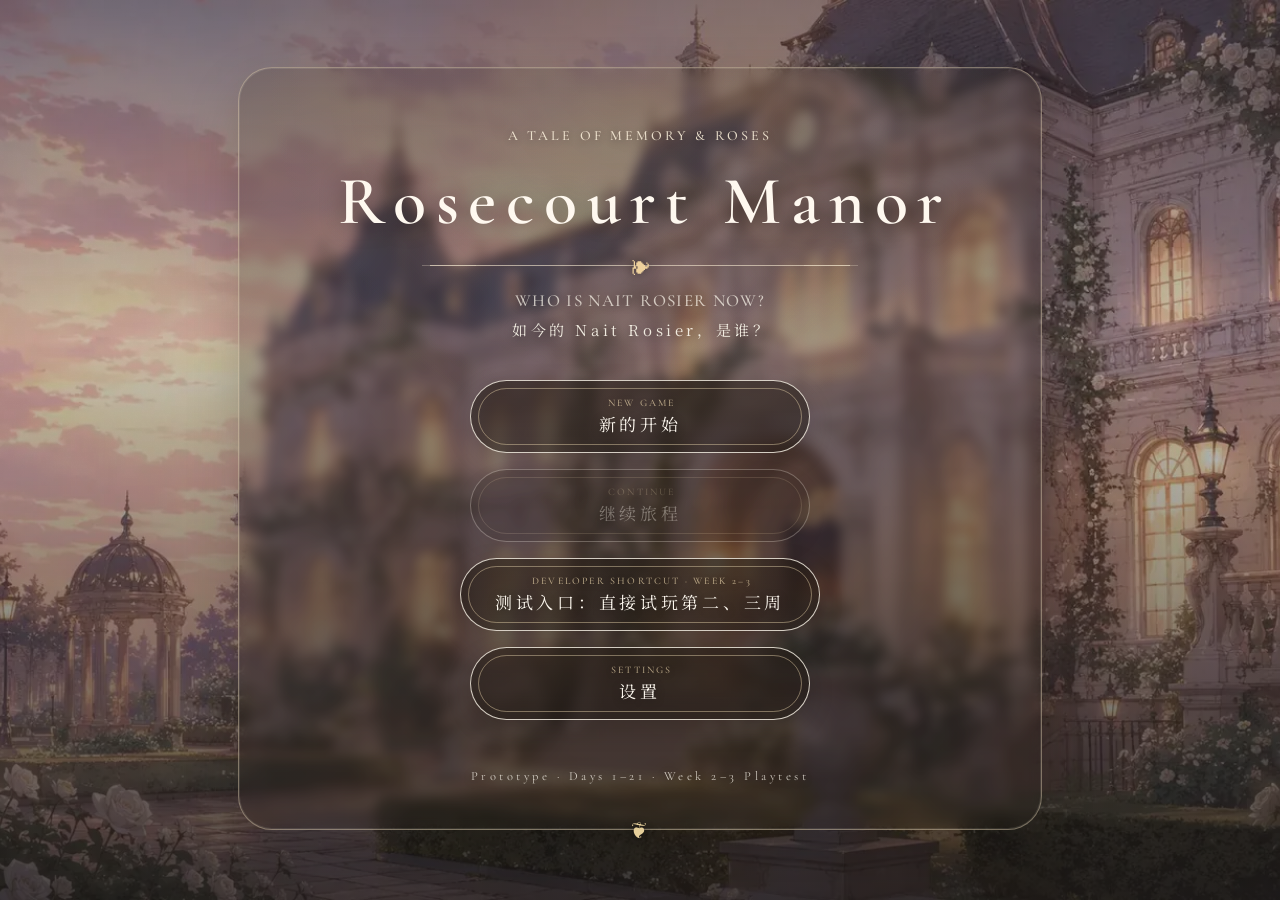
<file: index.html>
<!DOCTYPE html>
<html lang="zh-CN">
<head>
<meta charset="UTF-8">
<meta name="viewport" content="width=device-width, initial-scale=1.0, viewport-fit=cover">
<title>Rosecourt Manor</title>
<link rel="preconnect" href="https://fonts.googleapis.com">
<link rel="preconnect" href="https://fonts.gstatic.com" crossorigin>
<link href="https://fonts.googleapis.com/css2?family=Cormorant+Garamond:ital,wght@0,400;0,500;0,600;1,400&family=Noto+Serif+SC:wght@400;500;600;700&display=swap" rel="stylesheet">
<link rel="preload" as="image" href="assets/bg/title_manor.webp">
<link rel="stylesheet" href="css/style.css?v=0.6.1">
</head>
<body>

<!-- ============ LOADING ============ -->
<div id="screen-loading" role="status" aria-label="加载中">
  <div class="loading-inner">
    <p class="loading-pretitle en-line">Rosecourt Manor</p>
    <p class="loading-flavor" id="loading-flavor">白玫瑰正在开放……</p>
    <div class="loading-track">
      <div class="loading-track-line"></div>
      <div class="loading-fill" id="loading-fill"></div>
      <img id="loading-chibi" class="loading-chibi" src="assets/ui/chibi_nonbinary.webp" alt="" draggable="false">
    </div>
    <p class="loading-pct" id="loading-pct">0%</p>
  </div>
</div>

<!-- grain overlay -->
<svg id="grain-defs" width="0" height="0" aria-hidden="true">
  <filter id="grain"><feTurbulence type="fractalNoise" baseFrequency="0.9" numOctaves="2" stitchTiles="stitch"/><feColorMatrix type="saturate" values="0"/><feComponentTransfer><feFuncA type="linear" slope="0.05"/></feComponentTransfer></filter>
</svg>
<div id="grain-overlay" aria-hidden="true"></div>

<!-- ============ TITLE ============ -->
<section id="screen-title" class="screen visible">
  <div class="title-bg"></div>
  <div class="title-veil"></div>
  <div class="title-content">
    <p class="title-pretitle en-line">A Tale of Memory &amp; Roses</p>
    <h1 class="game-title">
      <span class="cn">Rosecourt Manor</span>
    </h1>
    <div class="title-rule"><i>❧</i></div>
    <p class="title-tagline en-line">Who is Nait Rosier now?</p>
    <p class="title-tagline-cn">如今的 Nait Rosier，是谁？</p>
    <nav class="title-menu">
      <button id="btn-new" class="btn-title"><span class="en-line">New Game</span>新的开始</button>
      <button id="btn-continue" class="btn-title" disabled><span class="en-line">Continue</span>继续旅程</button>
      <button id="btn-prototype" class="btn-title"><span class="en-line">Developer Shortcut · Week 2–3</span>测试入口：直接试玩第二、三周</button>
      <button id="btn-title-settings" class="btn-title small"><span class="en-line">Settings</span>设置</button>
    </nav>
    <p id="save-preview" class="save-preview hidden"></p>
    <p class="title-version">Prototype · Days 1–21 · Week 2–3 Playtest</p>
  </div>
</section>

<!-- ============ IDENTITY SELECT ============ -->
<section id="screen-gender" class="screen">
  <div class="panel-page identity-page">
    <header class="page-head identity-head">
      <p class="en-line">Character</p>
      <h2>你将以怎样的身份醒来</h2>
      <p class="page-sub">性别表达与称呼由你决定，并作为本存档的正式设定。</p>
    </header>

    <div class="identity-carousel" id="identity-carousel" aria-label="身份选择">
      <button class="identity-arrow prev" id="identity-prev" aria-label="上一个身份">‹</button>
      <div class="identity-track" id="gender-cards"></div>
      <button class="identity-arrow next" id="identity-next" aria-label="下一个身份">›</button>
    </div>

    <div class="identity-dots" id="identity-dots" aria-hidden="true"></div>

    <section class="identity-copy" aria-live="polite">
      <p class="en-line" id="identity-pronouns"></p>
      <h3 id="identity-title"></h3>
      <p id="identity-desc"></p>
      <p class="identity-address" id="identity-address"></p>
    </section>

    <button id="identity-confirm" class="identity-confirm-btn">
      <span class="en-line">Confirm</span>确认这个身份
    </button>
  </div>

  <div id="identity-confirm-modal" class="identity-modal hidden" role="dialog" aria-modal="true" aria-labelledby="identity-confirm-title">
    <div class="identity-modal-card">
      <button id="identity-modal-close" class="identity-modal-close" aria-label="关闭">×</button>
      <p class="en-line">Confirm Identity</p>
      <h3 id="identity-confirm-title">确认身份</h3>
      <p id="identity-confirm-text"></p>
      <div class="identity-modal-actions">
        <button id="identity-modal-back" class="identity-modal-secondary">再想想</button>
        <button id="identity-modal-go" class="identity-modal-primary">确定开始</button>
      </div>
    </div>
  </div>
</section>

<!-- ============ GAME / STORY ============ -->
<section id="screen-game" class="screen">
  <div id="bg-layer-a" class="bg-layer"></div>
  <div id="bg-layer-b" class="bg-layer"></div>
  <div class="scene-veil"></div>

  <header id="hud">
    <div class="hud-left">
      <span id="hud-day" class="hud-day"></span>
      <span id="hud-loc" class="hud-loc"></span>
    </div>
    <nav class="hud-nav">
      <button class="hud-btn" id="btn-talk"><span class="en-line">Talk</span>交谈</button>
      <button class="hud-btn" id="btn-map"><span class="en-line">Map</span>地图</button>
      <button class="hud-btn" id="btn-status"><span class="en-line">Status</span>状态</button>
      <button class="hud-btn" id="btn-memory"><span class="en-line">Memory</span>记忆<span id="memory-dot" class="dot hidden"></span></button>
      <button class="hud-btn" id="btn-log"><span class="en-line">Log</span>回顾</button>
      <button class="hud-btn" id="btn-menu"><span class="en-line">Menu</span>菜单</button>
    </nav>
  </header>

  <div id="sprite-stage">
    <img id="sprite-main" class="sprite" alt="" draggable="false">
  </div>

  <div id="dialogue-wrap">
    <div id="nameplate" class="hidden">
      <span id="speaker-en" class="en-line"></span>
      <span id="speaker-cn"></span>
    </div>
    <div id="dialogue-box">
      <p id="text-en" class="en-line"></p>
      <p id="text-cn"></p>
      <div id="choices" class="hidden"></div>
      <div id="feedback-line" class="hidden"></div>
      <div id="continue-hint">▼</div>
    </div>
  </div>
</section>

<!-- ============ DAY TRANSITION ============ -->
<div id="day-card" class="hidden">
  <p class="en-line" id="day-card-en"></p>
  <p id="day-card-cn"></p>
  <p id="day-flavor-en" class="en-line day-flavor"></p>
  <p id="day-flavor-cn" class="day-flavor"></p>
  <div class="title-rule"><i>❧</i></div>
</div>

<!-- ============ SCHEDULE OVERLAY ============ -->
<div id="overlay-schedule" class="overlay hidden">
  <div class="sheet">
    <header class="page-head">
      <p class="en-line" id="sched-time-en"></p>
      <h2 id="sched-title">你想去哪里？</h2>
    </header>
    <div id="sched-options"></div>
  </div>
</div>

<!-- ============ WORLD MAP OVERLAY ============ -->
<div id="overlay-map" class="overlay hidden">
  <div class="sheet">
    <button class="sheet-close floating-close" data-close="overlay-map" aria-label="关闭">✕</button>
    <header class="page-head">
      <p class="en-line">World Map</p>
      <h2>地图</h2>
</header>
    <div id="map-body"></div>
  </div>
</div>

<!-- ============ STATUS OVERLAY ============ -->
<div id="overlay-status" class="overlay hidden">
  <div class="sheet">
    <button class="sheet-close floating-close" data-close="overlay-status" aria-label="关闭">✕</button>
    <header class="page-head">
      <p class="en-line">Status</p>
      <h2>当前状态</h2>
</header>
    <div id="status-body"></div>
  </div>
</div>

<!-- ============ MEMORY OVERLAY ============ -->
<div id="overlay-memory" class="overlay hidden">
  <div class="sheet">
    <button class="sheet-close floating-close" data-close="overlay-memory" aria-label="关闭">✕</button>
    <header class="page-head">
      <p class="en-line">Memory Fragments</p>
      <h2>记忆碎片</h2>
</header>
    <div id="memory-body"></div>
  </div>
</div>

<!-- ============ BACKLOG OVERLAY ============ -->
<div id="overlay-backlog" class="overlay hidden">
  <div class="sheet backlog-sheet">
    <button class="sheet-close floating-close" data-close="overlay-backlog" aria-label="关闭">✕</button>
    <header class="page-head">
      <p class="en-line">Backlog</p>
      <h2>文本回顾</h2>
    </header>
    <div id="backlog-body"></div>
  </div>
</div>

<!-- ============ MENU OVERLAY ============ -->
<div id="overlay-menu" class="overlay hidden">
  <div class="sheet narrow">
    <button class="sheet-close floating-close" data-close="overlay-menu" aria-label="关闭">✕</button>
    <header class="page-head">
      <p class="en-line">Menu</p>
      <h2>菜单</h2>
</header>
    <div class="menu-list">
      <button class="btn-block" id="btn-save"><span class="en-line">Save</span>保存进度</button>
      <button class="btn-block" id="btn-load"><span class="en-line">Load</span>读取进度</button>
      <button class="btn-block" id="btn-codex"><span class="en-line">Codex</span>世界观图鉴</button>
      <button class="btn-block" id="btn-menu-settings"><span class="en-line">Settings</span>设置</button>
      <button class="btn-block" id="btn-to-title"><span class="en-line">Title</span>回到标题</button>
    </div>
    <p id="save-toast" class="save-toast hidden">进度已保存 · Progress saved</p>
  </div>
</div>

<!-- ============ SETTINGS OVERLAY ============ -->
<div id="overlay-settings" class="overlay hidden">
  <div class="sheet narrow">
    <button class="sheet-close floating-close" data-close="overlay-settings" aria-label="关闭">✕</button>
    <header class="page-head">
      <p class="en-line">Settings</p>
      <h2>设置</h2>
</header>
    <div class="settings-list">
      <label class="setting-row">
        <span><span class="en-line">English Subtitles</span>显示英文台词</span>
        <input type="checkbox" id="set-en" checked>
      </label>
      <label class="setting-row">
        <span><span class="en-line">Reduced Motion</span>减少动态效果</span>
        <input type="checkbox" id="set-motion">
      </label>

      <div class="ai-section">
        <h3><span class="en-line">AI Dialogue</span>AI 对话层</h3>
        <p class="ai-note">可选增强。不开启 AI 时游戏仍可完整游玩。<br><span class="en-line" style="text-transform:none;letter-spacing:.03em">Optional enhancement. The authored game remains fully playable without AI.</span></p>
        <label class="setting-row">
          <span><span class="en-line">Enable AI</span>启用 AI 对话</span>
          <input type="checkbox" id="ai-enabled">
        </label>
        <p id="ai-state" class="ai-state-line"></p>
        <details class="ai-advanced">
          <summary><span><span class="en-line">Advanced AI Settings</span>高级 AI 设置</span><span class="ai-advanced-mark" aria-hidden="true">⌄</span></summary>
          <div class="ai-advanced-body">
            <label class="ai-field"><span class="en-line">Endpoint</span>
              <input type="text" id="ai-endpoint" placeholder="https://api.moonshot.cn/v1" autocomplete="off"></label>
            <label class="ai-field"><span class="en-line">API Key</span>
              <input type="password" id="ai-key" placeholder="sk-…" autocomplete="off"></label>
            <p class="ai-note ai-privacy-note">默认只在当前浏览器会话中保存 Key；只有主动开启下方选项才会持久保存。调试日志永不包含原始 Key。<br><span class="en-line" style="text-transform:none">The key is session-only by default. Persistent storage is opt-in. Debug exports never include the raw key.</span></p>
            <label class="setting-row">
              <span><span class="en-line">Remember API Key</span>在此浏览器持续保存 API Key</span>
              <input type="checkbox" id="ai-remember-key">
            </label>
            <label class="ai-field"><span class="en-line">Model</span>
              <input type="text" id="ai-model" placeholder="kimi-k3" autocomplete="off"></label>
            <p class="ai-note" style="margin-top:-6px">Kimi 官方当前示例模型：<strong>kimi-k3</strong>。旧版 <code>kimi-k2-0905-preview</code> 会自动迁移。<br><span class="en-line" style="text-transform:none">Current Kimi API example model: kimi-k3.</span></p>
            <label class="setting-row">
              <span><span class="en-line">Free Chat</span>自由交谈（菜单「交谈」）</span>
              <input type="checkbox" id="ai-freechat" checked>
            </label>
            <label class="setting-row">
              <span><span class="en-line">Choice Reactions</span>选项后角色反应</span>
              <input type="checkbox" id="ai-react" checked>
            </label>
            <label class="setting-row">
              <span><span class="en-line">Ambient Flavor</span>每日氛围随笔</span>
              <input type="checkbox" id="ai-flavor" checked>
            </label>
            <div class="ai-test-row">
              <button class="btn-block" id="ai-test"><span class="en-line">Test Connection</span>测试连接</button>
              <span id="ai-test-status"></span>
            </div>
            <label class="setting-row">
              <span><span class="en-line">Include prompt snippets in debug log</span>调试日志包含少量对话片段</span>
              <input type="checkbox" id="ai-debug-text">
            </label>
            <p class="ai-note" style="margin-top:-8px">默认关闭；关闭时导出的调试日志会把输入片段记为 [redacted]。<br><span class="en-line" style="text-transform:none">Off by default. Exported input snippets are redacted unless you opt in.</span></p>
            <div class="ai-test-row">
              <button class="btn-block" id="ai-preview-debug"><span class="en-line">Preview Debug Log</span>预览调试日志</button>
              <button class="btn-block" id="ai-export"><span class="en-line">Export Debug Log</span>导出调试日志</button>
              <button class="btn-block" id="ai-forget-key"><span class="en-line">Forget API Key</span>清除 API Key</button>
            </div>
            <pre id="ai-debug-preview" class="ai-debug-preview hidden"></pre>
          </div>
        </details>
      </div>
    </div>
  </div>
</div>

<!-- ============ TALK OVERLAY (AI free chat) ============ -->
<div id="overlay-talk" class="overlay hidden">
  <div class="sheet talk-sheet">
    <button class="sheet-close floating-close" data-close="overlay-talk" aria-label="关闭">✕</button>
    <header class="page-head">
      <p class="en-line">Conversation</p>
      <h2>找人聊聊</h2>
</header>
    <div id="talk-picker"></div>
    <div id="talk-panel" class="hidden">
      <div class="talk-head">
        <img id="talk-avatar" alt="" draggable="false">
        <div class="talk-who">
          <div id="talk-name"><span class="en-line"></span><span class="cn"></span></div>
          <div class="talk-note">即兴对话 · 不影响剧情与数值 · <span class="en-line" style="text-transform:none;letter-spacing:.03em">non-canonical flavor</span></div>
        </div>
        <button id="talk-back" class="talk-back"><span class="en-line">Back</span>换人</button>
      </div>
      <div id="talk-log"></div>
      <div class="talk-input-row">
        <input id="talk-input" placeholder="说点什么……（中文或 English）" autocomplete="off" maxlength="200">
        <button id="talk-send"><span class="en-line">Send</span>送出</button>
      </div>
    </div>
  </div>
</div>

<!-- ============ SAVE SLOTS OVERLAY ============ -->
<div id="overlay-saves" class="overlay hidden">
  <div class="sheet narrow">
    <button class="sheet-close floating-close" data-close="overlay-saves" aria-label="关闭">✕</button>
    <header class="page-head">
      <p class="en-line" id="saves-title-en">Save</p>
      <h2 id="saves-title">保存进度</h2>
</header>
    <div id="saves-body"></div>
  </div>
</div>

<!-- ============ CODEX (LORE) OVERLAY ============ -->
<div id="overlay-codex" class="overlay hidden">
  <div class="sheet">
    <button class="sheet-close floating-close" data-close="overlay-codex" aria-label="关闭">✕</button>
    <header class="page-head">
      <p class="en-line">Codex</p>
      <h2>世界观图鉴</h2>
</header>
    <div id="codex-body"></div>
  </div>
</div>

<!-- ============ WEEK 1 SUMMARY ============ -->
<div id="overlay-week-summary" class="overlay week-summary-overlay hidden">
  <div class="week-summary-sheet">
    <header class="week-summary-head">
      <p class="en-line">DEMO COMPLETE · DAY 7</p>
      <h2>七日之后</h2>
      <p class="week-summary-subtitle">Rosecourt 的第一周</p>
      <div class="title-rule"><i>❧</i></div>
    </header>
    <div id="week-summary-body"></div>
    <div class="week-summary-footer">
      <p>你仍然不需要现在就决定过去的自己究竟是谁。</p>
      <p class="en-line">You still do not have to decide who you were.</p>
      <button id="week-summary-continue" class="btn-title week-summary-continue"><span class="cn-line">开始第二周</span><span class="en-line">Begin Week Two</span></button>
    </div>
  </div>
</div>

<!-- ============ ENDING ============ -->
<section id="screen-ending" class="screen">
  <div class="ending-bg"></div>
  <div class="title-veil"></div>
  <div class="ending-content" id="ending-body"></div>
</section>

<div id="toast" class="hidden"></div>

<script src="js/data.js?v=0.6.1"></script>
<script src="js/ai.js"></script>
<script src="js/game.js?v=0.6.1"></script>
</body>
</html>
</file>
<file: css/style.css>
/* ============================================================
   Rosecourt Manor · 玫瑰庭庄园
   Palette: warm ivory #f5efe3 · parchment #efe6d4 · ink #2e2820
            muted rose #a96874 · aged gold #b08d57 · deep green #2f3d29
   Type: Cormorant Garamond (EN display) + Noto Serif SC (CN)
   ============================================================ */

:root{
  --ivory:#f5efe3;
  --parchment:#efe6d4;
  --paper-deep:#e7dcc6;
  --ink:#2e2820;
  --ink-soft:#5a5044;
  --rose:#a96874;
  --rose-deep:#8a4f5c;
  --gold:#b08d57;
  --green:#2f3d29;
  --mucha-line:#c7ab72;
  --mucha-rose:#c3929d;
  --mucha-sage:#95a086;
  --mucha-paper:#f8f2e7;
  --en-display:'Cormorant Garamond', 'Noto Serif SC', serif;
  --cn-serif:'Noto Serif SC', 'Cormorant Garamond', serif;
  --ease:cubic-bezier(0.22,1,0.36,1);
}

*{margin:0;padding:0;box-sizing:border-box;-webkit-tap-highlight-color:transparent}
html,body{height:100%}
body{
  font-family:var(--cn-serif);
  background:var(--ink);
  color:var(--ink);
  overflow:hidden;
}
button{font-family:inherit;cursor:pointer;border:none;background:none;color:inherit}

.en-line{
  display:block;
  font-family:var(--en-display);
  font-weight:500;
  font-size:0.72em;
  letter-spacing:0.18em;
  text-transform:uppercase;
  opacity:0.72;
  margin-bottom:0.35em;
}
body.hide-en .en-line{display:none}

/* grain */
#grain-overlay{
  position:fixed;inset:0;z-index:60;pointer-events:none;
  filter:url(#grain);opacity:.55;mix-blend-mode:multiply;
}

/* ============ screens ============ */
.screen{position:fixed;inset:0;display:none;flex-direction:column}
.screen.visible{display:flex}

/* ============ TITLE ============ */
#screen-title{align-items:center;justify-content:center;text-align:center}
.title-bg,.ending-bg{
  position:absolute;inset:0;
  background:url('../assets/bg/title_manor.webp') center/cover no-repeat;
  animation:slowDrift 40s ease-in-out infinite alternate;
}
@keyframes slowDrift{from{transform:scale(1) translateY(0)}to{transform:scale(1.06) translateY(-1.5%)}}
.title-veil{
  position:absolute;inset:0;
  background:linear-gradient(180deg,rgba(23,19,15,.50) 0%,rgba(23,19,15,.22) 38%,rgba(23,19,15,.74) 100%);
}
.title-content{position:relative;z-index:2;color:var(--ivory);padding:0 24px;max-width:760px;width:100%;text-shadow:0 2px 14px rgba(0,0,0,.35)}
.title-pretitle{color:#f2e7d3;font-size:15px;text-shadow:0 2px 10px rgba(0,0,0,.45)}
.game-title{display:flex;flex-direction:column;gap:6px;margin:18px 0 4px}
.game-title .en{
  font-family:var(--en-display);font-weight:500;
  font-size:clamp(30px,5.2vw,58px);letter-spacing:0.22em;text-indent:0.22em;
  text-shadow:0 3px 18px rgba(0,0,0,.48);
}
.game-title .cn{
  font-family:var(--en-display);font-weight:600;
  font-size:clamp(34px,6vw,64px);letter-spacing:0.14em;text-indent:0.14em;
  text-shadow:0 2px 24px rgba(0,0,0,.45);
}
.title-rule{margin:20px auto;width:min(320px,60%);border-top:1px solid rgba(233,220,194,.5);position:relative}
.title-rule i{
  position:absolute;left:50%;top:50%;transform:translate(-50%,-50%);
  font-style:normal;background:transparent;color:var(--gold);font-size:18px;padding:0 14px;
  text-shadow:0 0 12px rgba(0,0,0,.6);
}
.title-tagline{color:#faf5ea;font-size:16px;margin-top:22px;text-shadow:0 2px 10px rgba(0,0,0,.45)}
.title-tagline-cn{color:rgba(250,245,234,.94);font-size:15px;letter-spacing:0.3em;text-indent:0.3em;margin-top:4px;text-shadow:0 2px 10px rgba(0,0,0,.45)}
.title-menu{margin-top:44px;display:flex;flex-direction:column;align-items:center;gap:14px}
.btn-title{
  min-width:min(300px,78vw);padding:14px 30px;
  color:#fffaf1;font-size:17px;letter-spacing:0.22em;text-indent:0.22em;
  border:1px solid rgba(245,239,227,.72);
  background:rgba(24,19,15,.52);backdrop-filter:blur(4px);
  box-shadow:0 8px 26px rgba(0,0,0,.16);
  text-shadow:0 2px 10px rgba(0,0,0,.45);
  transition:all .45s var(--ease);
}
.btn-title .en-line{font-size:11px;margin-bottom:2px}
.btn-title:hover:not(:disabled){background:rgba(176,141,87,.28);border-color:var(--gold);letter-spacing:0.3em}
.btn-title:disabled{opacity:.32;cursor:default}
.btn-title.small{min-width:0;padding:9px 26px;font-size:13px;opacity:.85}
.save-preview{margin-top:18px;font-size:13px;color:#eee1c5;letter-spacing:.08em;text-shadow:0 2px 10px rgba(0,0,0,.45)}
.title-version{position:absolute;left:0;right:0;bottom:-14vh;top:auto;margin-top:60px;font-family:var(--en-display);font-size:12px;letter-spacing:.2em;color:rgba(250,245,234,.78);text-shadow:0 2px 8px rgba(0,0,0,.42)}
.title-content{position:relative}
.title-version{position:static;margin-top:52px}
.hidden{display:none !important}

/* ============ PANEL PAGE (gender select) ============ */
.panel-page{
  flex:1;overflow-y:auto;background:var(--ivory);
  background-image:radial-gradient(ellipse at 20% 0%,rgba(169,104,116,.08),transparent 55%);
  padding:48px 24px 80px;display:flex;flex-direction:column;align-items:center;
}
.page-head{text-align:center;max-width:640px;margin:0 auto 30px;position:relative;width:100%}
.page-head h2{font-size:clamp(22px,3.4vw,30px);font-weight:600;letter-spacing:0.14em;color:var(--ink)}
.page-head .en-line{color:var(--rose)}
.page-sub{margin-top:12px;color:var(--ink-soft);font-size:14.5px;line-height:1.9}
.gender-cards{display:flex;gap:18px;flex-wrap:wrap;justify-content:center;max-width:860px}
.gender-card{
  width:230px;padding:26px 22px 24px;text-align:center;
  background:var(--parchment);border:1px solid #d8cbb0;
  box-shadow:0 1px 0 #fff inset, 0 10px 30px -18px rgba(46,40,32,.35);
  transition:all .4s var(--ease);
}
.gender-card:hover{transform:translateY(-4px);border-color:var(--gold)}
.gender-card h3{font-size:20px;letter-spacing:.2em;margin-bottom:6px}
.gender-card .en-line{color:var(--rose)}
.gender-card p{font-size:13px;color:var(--ink-soft);line-height:1.8;margin-top:8px}
.gender-card .addr{display:inline-block;margin-top:12px;font-size:13px;color:var(--rose-deep);border-top:1px solid #d8cbb0;padding-top:10px}
.portrait-row{margin-top:34px;text-align:center}
.portrait-preview{height:min(300px,38vh);filter:drop-shadow(0 18px 24px rgba(46,40,32,.25))}

/* ============ GAME SCREEN ============ */
#screen-game{background:#171310}
.bg-layer{
  position:absolute;inset:0;background-size:cover;background-position:center;
  opacity:0;transition:opacity 1.1s var(--ease);
}
.bg-layer.on{opacity:1}
.scene-veil{
  position:absolute;inset:0;pointer-events:none;
  background:linear-gradient(180deg,rgba(23,19,15,.30) 0%,transparent 26%,transparent 55%,rgba(23,19,15,.55) 100%);
}

#hud{
  position:absolute;top:0;left:0;right:0;z-index:10;
  display:flex;justify-content:space-between;align-items:center;
  padding:14px 18px;color:var(--ivory);
}
.hud-left{display:flex;flex-direction:column;line-height:1.5}
.hud-day{font-family:var(--en-display);letter-spacing:.16em;font-size:14px;text-transform:uppercase}
.hud-loc{font-size:12.5px;letter-spacing:.14em;opacity:.85}
.hud-nav{display:flex;gap:8px}
.hud-btn{
  position:relative;padding:8px 14px;color:var(--ivory);font-size:13px;letter-spacing:.12em;
  border:1px solid rgba(245,239,227,.35);background:rgba(23,19,15,.35);backdrop-filter:blur(3px);
  transition:all .3s var(--ease);
}
.hud-btn .en-line{font-size:9.5px;margin-bottom:1px}
.hud-btn:hover{border-color:var(--gold);background:rgba(176,141,87,.25)}
.dot{position:absolute;top:4px;right:4px;width:7px;height:7px;border-radius:50%;background:var(--rose)}

/* sprite */
#sprite-stage{
  position:absolute;left:0;right:0;bottom:0;top:0;z-index:5;
  display:flex;align-items:flex-end;justify-content:center;pointer-events:none;overflow:hidden;
}
.sprite{
  --spr-scale:1;--spr-x:0px;--spr-y:0px;
  height:min(72vh,760px);max-width:none;object-fit:contain;
  margin-bottom:-2.5vh; /* half-body framing: prioritize faces and upper-body gestures */
  transform-origin:center bottom;
  filter:drop-shadow(0 12px 28px rgba(0,0,0,.45));
  opacity:0;transform:translate(var(--spr-x),calc(14px + var(--spr-y))) scale(var(--spr-scale));
  transition:opacity .7s var(--ease),transform .7s var(--ease);
}
.sprite.on{opacity:1;transform:translate(var(--spr-x),var(--spr-y)) scale(var(--spr-scale))}
body.reduce-motion .sprite{transition:opacity .3s linear;transform:translate(var(--spr-x),var(--spr-y)) scale(var(--spr-scale))}
body.reduce-motion .title-bg{animation:none}

/* dialogue */
#dialogue-wrap{
  position:absolute;left:0;right:0;bottom:0;z-index:8;
  display:flex;flex-direction:column;align-items:center;
  padding:0 16px calc(18px + env(safe-area-inset-bottom));
}
#nameplate{
  align-self:flex-start;margin-left:max(4px,calc(50% - 430px));
  padding:7px 22px 6px;background:var(--green);color:var(--ivory);
  border:1px solid rgba(176,141,87,.6);border-bottom:none;
  font-size:15px;letter-spacing:.14em;line-height:1.35;
}
#nameplate .en-line{font-size:9.5px;color:#cfc4a5;margin-bottom:0}
#dialogue-box{
  position:relative;width:min(880px,100%);
  min-height:118px;padding:20px 30px 24px;
  background:linear-gradient(180deg,rgba(245,239,227,.97),rgba(239,230,212,.97));
  border:1px solid #c9b98f;
  box-shadow:0 -18px 50px -20px rgba(0,0,0,.55), 0 0 0 4px rgba(245,239,227,.14);
  cursor:pointer;
}
#text-en{color:var(--rose-deep);font-size:14px;margin-bottom:8px;min-height:1em}
#text-cn{font-size:clamp(15.5px,1.6vw,18px);line-height:1.95;letter-spacing:.02em;color:var(--ink)}
#text-cn.narration{color:#4a4034}
#continue-hint{
  position:absolute;right:18px;bottom:10px;color:var(--gold);font-size:13px;
  animation:bob 1.6s ease-in-out infinite;
}
@keyframes bob{0%,100%{transform:translateY(0);opacity:.55}50%{transform:translateY(4px);opacity:1}}
body.reduce-motion #continue-hint{animation:none}

/* choices */
#choices{
  width:min(880px,100%);margin-bottom:14px;display:flex;flex-direction:column;gap:10px;
}
.choice-btn{
  padding:14px 24px;text-align:center;
  background:linear-gradient(180deg,rgba(245,239,227,.97),rgba(239,230,212,.97));
  border:1px solid #c9b98f;color:var(--ink);
  font-size:15.5px;letter-spacing:.06em;line-height:1.6;
  transition:all .35s var(--ease);
  box-shadow:0 8px 24px -14px rgba(0,0,0,.6);
}
.choice-btn .en-line{color:var(--rose-deep);font-size:11.5px;margin-bottom:2px}
.choice-btn:hover{border-color:var(--gold);background:#fbf6ea;transform:translateY(-2px)}
#feedback-line{
  margin-bottom:12px;padding:8px 20px;
  color:#e9dcc2;font-size:13.5px;letter-spacing:.06em;font-style:normal;
  background:rgba(23,19,15,.55);border:1px solid rgba(176,141,87,.4);
  text-align:center;line-height:1.7;
}
#feedback-line .en-line{font-size:10px;color:#c9b98f;margin-bottom:1px}

/* ============ DAY CARD ============ */
#day-card{
  position:fixed;inset:0;z-index:50;display:flex;flex-direction:column;
  align-items:center;justify-content:center;text-align:center;
  background:#171310;color:var(--ivory);
  opacity:0;transition:opacity .9s var(--ease);pointer-events:none;
}
#day-card.on{opacity:1}
#day-card-en{font-family:var(--en-display);letter-spacing:.34em;text-indent:.34em;font-size:15px;color:var(--gold);text-transform:uppercase}
#day-card-cn{font-size:clamp(30px,5vw,44px);letter-spacing:.4em;text-indent:.4em;margin-top:14px;font-weight:600}
#day-card .title-rule{border-color:rgba(176,141,87,.5)}

/* ============ OVERLAYS / SHEETS ============ */
.overlay{
  position:fixed;inset:0;z-index:40;display:flex;align-items:flex-end;justify-content:center;
  background:rgba(23,19,15,.55);backdrop-filter:blur(2px);
}
@media(min-width:720px){.overlay{align-items:center}}
body.overlay-open{overflow:hidden;touch-action:none;}
@supports (overflow: clip){body.overlay-open{overflow:clip;}}
.sheet{
  position:relative;width:min(720px,100%);max-height:88vh;overflow-y:auto;scroll-padding-top:88px;
  background:var(--ivory);border:1px solid #c9b98f;
  padding:34px 30px 44px;
  animation:sheetIn .5s var(--ease);
}
.sheet.narrow{width:min(460px,100%)}
@keyframes sheetIn{from{transform:translateY(26px);opacity:0}to{transform:none;opacity:1}}
body.reduce-motion .sheet{animation:none}
.sheet-close{
  position:absolute;top:14px;right:14px;width:38px;height:38px;
  font-size:15px;color:var(--ink-soft);border:1px solid #d8cbb0;background:var(--parchment);
}
.sheet-close:hover{color:var(--rose-deep);border-color:var(--gold)}

/* schedule */
#sched-options{display:flex;flex-direction:column;gap:12px}
.sched-btn{
  display:flex;gap:16px;align-items:center;text-align:left;
  padding:16px 20px;background:var(--parchment);border:1px solid #d8cbb0;
  transition:all .35s var(--ease);
}
.sched-btn:hover{border-color:var(--gold);background:#f7f1e2;transform:translateX(4px)}
.sched-btn .loc-name{font-size:17px;letter-spacing:.1em}
.sched-btn .loc-name .en-line{color:var(--rose);font-size:10.5px;margin-bottom:1px}
.sched-btn .loc-hint{font-size:13px;color:var(--ink-soft);line-height:1.7;margin-top:5px}

/* status */
.stat-section{margin-bottom:26px}
.stat-section h3{
  font-size:13px;letter-spacing:.24em;color:var(--rose-deep);
  border-bottom:1px solid #d8cbb0;padding-bottom:8px;margin-bottom:14px;font-weight:600;
}
.stat-row{display:flex;justify-content:space-between;gap:14px;padding:7px 0;font-size:14.5px;line-height:1.7}
.stat-row .k{color:var(--ink-soft)}
.stat-row .v{text-align:right}
.rel-card{padding:12px 0;border-bottom:1px dashed #ddd0b4}
.rel-card:last-child{border-bottom:none}
.rel-card .rel-name{font-size:15.5px;letter-spacing:.06em}
.rel-card .rel-name .en-line{color:var(--rose);font-size:10px;margin-bottom:1px}
.rel-card .rel-stage{font-size:13.5px;color:var(--rose-deep);margin-top:4px;letter-spacing:.05em}
.rel-card .rel-theme{font-size:12px;color:var(--ink-soft);margin-top:2px}

/* memory */
.frag-card{
  padding:18px 20px;margin-bottom:16px;background:var(--parchment);
  border:1px solid #d8cbb0;border-left:3px solid var(--rose);
}
.frag-card h4{font-size:16px;letter-spacing:.08em}
.frag-card h4 .en-line{color:var(--rose);font-size:10px;margin-bottom:1px}
.frag-card .frag-src{font-size:12px;color:var(--ink-soft);margin:4px 0 10px;letter-spacing:.06em}
.frag-card p{font-size:13.5px;line-height:1.85;color:#443b30}
.frag-card .interp{margin-top:12px;padding-top:10px;border-top:1px dashed #d8cbb0}
.frag-card .interp span{font-size:12px;color:var(--ink-soft);letter-spacing:.1em;display:block;margin-bottom:8px}
.interp-tags{display:flex;flex-wrap:wrap;gap:8px}
.interp-tag{
  font-size:12.5px;padding:5px 14px;border:1px solid #d8cbb0;color:var(--ink-soft);
  transition:all .25s var(--ease);letter-spacing:.04em;
}
.interp-tag.sel{background:var(--rose);border-color:var(--rose);color:var(--ivory)}
.memory-empty{text-align:center;color:var(--ink-soft);padding:44px 0;line-height:2.1;font-size:14.5px}

/* menu */
.menu-list{display:flex;flex-direction:column;gap:12px}
.btn-block{
  padding:15px 20px;background:var(--parchment);border:1px solid #d8cbb0;
  font-size:15.5px;letter-spacing:.14em;transition:all .3s var(--ease);
}
.btn-block .en-line{color:var(--rose);font-size:10.5px;margin-bottom:2px}
.btn-block:hover{border-color:var(--gold);background:#f7f1e2}
.save-toast{margin-top:16px;text-align:center;font-size:13px;color:var(--rose-deep);letter-spacing:.1em}

/* settings */
.settings-list{display:flex;flex-direction:column;gap:6px}
.setting-row{
  display:flex;justify-content:space-between;align-items:center;gap:16px;
  padding:14px 4px;border-bottom:1px dashed #ddd0b4;cursor:pointer;font-size:15px;
}
.setting-row input{width:20px;height:20px;accent-color:var(--rose)}

/* ============ ENDING ============ */
#screen-ending{align-items:center;justify-content:center;text-align:center}
.ending-content{
  position:relative;z-index:2;color:var(--ivory);padding:40px 24px;max-width:680px;width:100%;
  max-height:100vh;overflow-y:auto;
}
.ending-content h2{font-family:var(--en-display);letter-spacing:.3em;text-indent:.3em;font-size:15px;color:#e0c186;text-transform:uppercase;font-weight:600;text-shadow:0 2px 10px rgba(0,0,0,.45)}
.ending-content .end-title{font-size:clamp(28px,4.6vw,40px);letter-spacing:.3em;text-indent:.3em;margin:14px 0 30px;font-weight:600;text-shadow:0 3px 18px rgba(0,0,0,.5)}
.end-block{
  background:rgba(23,19,15,.62);border:1px solid rgba(224,193,134,.55);
  padding:20px 24px;margin-bottom:14px;text-align:left;backdrop-filter:blur(4px);
  box-shadow:0 8px 24px rgba(0,0,0,.12);
}
.end-block h4{font-size:12px;letter-spacing:.26em;color:#ead1a2;margin-bottom:10px;font-weight:600;text-shadow:0 1px 8px rgba(0,0,0,.35)}
.end-block p{font-size:14.5px;line-height:2;color:#faf4e8}
.end-block .en-line{color:#e6d3ad;font-size:10px}
.ending-content .btn-title{margin-top:22px}

/* toast */
#toast{
  position:fixed;left:50%;bottom:26px;transform:translateX(-50%);z-index:70;
  padding:10px 26px;background:rgba(23,19,15,.85);color:#e9dcc2;
  border:1px solid rgba(176,141,87,.5);font-size:13.5px;letter-spacing:.1em;
  animation:sheetIn .4s var(--ease);
}

/* responsive */
@media(max-width:640px){
  #hud{padding:10px 12px}
  .hud-btn{padding:7px 10px;font-size:12px}
  #dialogue-box{min-height:104px;padding:16px 18px 22px}
  .sprite{height:78vh;max-width:120vw;margin-bottom:-2vh}
  #nameplate{margin-left:0}
  .gender-cards{flex-direction:column;align-items:center}
  .title-pretitle,.title-tagline,.title-tagline-cn,.title-version{color:#faf4e8}
  .title-version{opacity:.92}
  .ending-content{padding:32px 18px 24px}
  .end-block h4{font-size:13px}
}

/* ============ AI LAYER ============ */
/* day-card ambient flavor */
.day-flavor{font-size:13px;color:#c9b98f;letter-spacing:.06em;margin-top:10px;font-weight:400}
#day-flavor-en{font-size:10px;color:rgba(176,141,87,.85)}

/* settings: AI section */
.ai-section{margin-top:22px;padding-top:18px;border-top:1px solid #d8cbb0}
.ai-section h3{font-size:13px;letter-spacing:.24em;color:var(--rose-deep);font-weight:600;margin-bottom:10px}
.ai-note{font-size:12.5px;line-height:1.8;color:var(--ink-soft);margin-bottom:8px}
.ai-field{display:flex;flex-direction:column;gap:5px;padding:8px 4px;border-bottom:1px dashed #ddd0b4}
.ai-field .en-line{color:var(--rose);font-size:10px}
.ai-field input{
  padding:9px 12px;background:var(--parchment);border:1px solid #d8cbb0;
  font-size:13.5px;font-family:inherit;color:var(--ink);letter-spacing:.03em;
}
.ai-field input:focus{outline:none;border-color:var(--gold)}
.ai-test-row{display:flex;align-items:center;gap:14px;margin-top:14px}
.ai-test-row .btn-block{flex:0 0 auto;padding:11px 18px;font-size:13.5px}
#ai-test-status{font-size:12.5px;letter-spacing:.04em;line-height:1.6}
#ai-test-status.ok{color:#4a6b3f}
#ai-test-status.bad{color:#9c4a44}
#ai-test-status.pending{color:var(--ink-soft)}

/* post-choice AI reaction (lives inside #feedback-line) */
.fb-ai{margin-top:8px;padding-top:8px;border-top:1px dashed rgba(176,141,87,.4);font-size:13px;color:#5a4c3d;line-height:1.8}
.fb-ai .en-line{font-size:10px;color:var(--rose)}
.fb-ai::before{content:'✦ ';color:var(--gold);font-size:10px}
.fb-pending{display:block;margin-top:6px;color:var(--gold);letter-spacing:.4em;font-size:11px;animation:fbPulse 1.1s ease-in-out infinite}
@keyframes fbPulse{0%,100%{opacity:.25}50%{opacity:.9}}
body.reduce-motion .fb-pending{animation:none;opacity:.6}

/* talk overlay */
.talk-sheet{width:min(560px,100%);display:flex;flex-direction:column;max-height:88vh}
#talk-picker{display:grid;grid-template-columns:repeat(auto-fill,minmax(150px,1fr));gap:12px}
.talk-off{grid-column:1/-1;text-align:center;color:var(--ink-soft);font-size:13.5px;line-height:2;padding:34px 10px}
.talk-char{
  display:flex;flex-direction:column;align-items:center;gap:8px;
  padding:16px 10px 12px;background:var(--parchment);border:1px solid #d8cbb0;
  transition:all .3s var(--ease);
}
.talk-char:hover{border-color:var(--gold);background:#f7f1e2;transform:translateY(-3px)}
.talk-char img{width:76px;height:76px;object-fit:cover;object-position:center;border-radius:50%;border:1px solid #d8cbb0;background:#f6efe2;box-shadow:0 4px 10px rgba(0,0,0,.08)}
.talk-char .en-line{display:block;color:var(--rose);font-size:9.5px}
.talk-char .cn{display:block;font-size:14.5px;letter-spacing:.1em;margin-top:2px}
.talk-head{display:flex;align-items:center;gap:14px;padding-bottom:12px;border-bottom:1px solid #d8cbb0}
#talk-avatar{width:60px;height:60px;object-fit:cover;object-position:center;border-radius:50%;border:1px solid #d8cbb0;background:#f6efe2;box-shadow:0 4px 10px rgba(0,0,0,.08);flex:0 0 auto}
.talk-who{flex:1;min-width:0}
#talk-name .en-line{display:block;color:var(--rose);font-size:10px}
#talk-name .cn{display:block;font-size:16px;letter-spacing:.12em;margin-top:1px}
.talk-note{font-size:11px;color:var(--ink-soft);margin-top:4px;letter-spacing:.05em}
.talk-back{flex:0 0 auto;padding:8px 14px;border:1px solid #d8cbb0;background:var(--parchment);font-size:12px;color:var(--ink-soft);transition:all .25s var(--ease)}
.talk-back:hover{border-color:var(--gold);color:var(--rose-deep)}
.talk-back .en-line{display:block;font-size:8.5px;color:var(--rose)}
#talk-log{flex:1;min-height:220px;max-height:46vh;overflow-y:auto;padding:16px 2px;display:flex;flex-direction:column;gap:12px}
.talk-msg{max-width:86%;padding:10px 14px;font-size:13.5px;line-height:1.85}
.talk-msg .en-line{display:block;font-size:9.5px;margin-bottom:2px}
.talk-msg.npc{align-self:flex-start;background:var(--parchment);border:1px solid #d8cbb0;border-left:2px solid var(--rose)}
.talk-msg.npc .en-line{color:var(--rose)}
.talk-msg.player{align-self:flex-end;background:#efe5cf;border:1px solid #ddd0b4;color:#4a4034}
.talk-msg.sys{align-self:center;background:none;border:none;color:var(--ink-soft);font-size:12px;letter-spacing:.06em}
.talk-msg.typing{color:var(--gold);letter-spacing:.4em}
.talk-input-row{display:flex;gap:10px;padding-top:12px;border-top:1px solid #d8cbb0}
#talk-input{
  flex:1;padding:11px 14px;background:var(--parchment);border:1px solid #d8cbb0;
  font-size:14px;font-family:inherit;color:var(--ink);
}
#talk-input:focus{outline:none;border-color:var(--gold)}
#talk-send{padding:11px 20px;background:var(--green);border:1px solid var(--green);color:var(--ivory);font-size:13.5px;letter-spacing:.1em;transition:all .25s var(--ease)}
#talk-send:hover{background:#263321}
#talk-send .en-line{display:block;font-size:8.5px;color:#c9b98f}
#talk-send:disabled{opacity:.5}

@media(max-width:640px){
  #talk-picker{grid-template-columns:repeat(2,1fr)}
  #talk-log{max-height:40vh}
  .ai-test-row{flex-direction:column;align-items:stretch}
}

/* ============ BONDS (relationship UI) ============ */
.bond-card{
  display:flex;gap:16px;padding:16px 0;border-bottom:1px dashed #ddd0b4;align-items:flex-start;
}
.bond-card:last-child{border-bottom:none}
.bond-card.locked{opacity:.55;align-items:center}
.bond-portrait{
  width:72px;height:72px;object-fit:cover;object-position:center;flex:0 0 auto;
  border-radius:50%;border:1px solid #d8cbb0;background:#f6efe2;box-shadow:0 4px 10px rgba(0,0,0,.08);
}
.bond-portrait.silhouette{
  display:flex;align-items:center;justify-content:center;
  font-size:22px;color:#b9ab8c;font-family:var(--en-display);
}
.bond-main{flex:1;min-width:0}
.bond-card .rel-name{font-size:15.5px;letter-spacing:.06em}
.bond-card .rel-name .en-line{color:var(--rose);font-size:10px;margin-bottom:1px}
.gender2{
  display:inline-block;margin-left:8px;padding:1px 8px;font-size:10px;letter-spacing:.12em;
  border:1px solid #d8cbb0;color:var(--ink-soft);border-radius:999px;vertical-align:2px;
}
.rel-title{font-size:12px;color:var(--ink-soft);letter-spacing:.06em;margin-top:2px}
.bond-card .rel-stage{font-size:13.5px;color:var(--rose-deep);margin-top:5px;letter-spacing:.05em}
.bond-card .rel-theme{font-size:11.5px;color:var(--ink-soft);margin-top:2px}
.bond-vars{margin-top:10px;display:flex;flex-direction:column;gap:6px}
.bond-var{display:flex;align-items:center;gap:10px}
.bv-name{flex:0 0 96px;font-size:12px;color:#5a4c3d;letter-spacing:.05em}
.bv-name .en-line{display:inline;color:var(--rose);font-size:8.5px;margin-left:5px}
.bv-bar{flex:1;height:4px;background:#e4d9bf;border-radius:2px;overflow:hidden}
.bv-bar i{display:block;height:100%;background:linear-gradient(90deg,var(--gold),var(--rose));border-radius:2px}
.bv-val{flex:0 0 24px;text-align:right;font-size:11.5px;color:var(--ink-soft);font-family:var(--en-display)}
.trait-row{display:flex;flex-wrap:wrap;gap:6px;margin-top:10px}
.trait{font-size:10.5px;padding:2px 10px;border:1px solid #ddd0b4;color:var(--ink-soft);border-radius:999px;letter-spacing:.05em}
.bond-desc{font-size:12.5px;line-height:1.8;color:#5a4c3d;margin-top:10px}
.bond-desc-en{display:block;font-size:9.5px;color:var(--rose);margin-top:3px;text-transform:none;letter-spacing:.03em}
.bond-mem{margin-top:10px;padding:10px 12px;background:var(--parchment);border:1px solid #e4d9bf}
.bm-label{display:block;font-size:10px;letter-spacing:.2em;color:var(--rose-deep);margin-bottom:6px}
.bm-item{font-size:12.5px;color:#4a4034;line-height:1.7;display:flex;justify-content:space-between;gap:10px}
.bm-day{flex:0 0 auto;font-size:10px;color:var(--ink-soft)}

/* ============ CODEX ============ */
#codex-body{display:flex;flex-direction:column;gap:10px}
.lore-item{
  display:block;width:100%;text-align:left;padding:14px 18px;
  background:var(--parchment);border:1px solid #d8cbb0;transition:all .3s var(--ease);
}
.lore-item:not(.locked):hover{border-color:var(--gold);background:#f7f1e2}
.lore-item.locked{display:flex;justify-content:center;opacity:.5;cursor:default}
.lore-q{letter-spacing:.5em;color:var(--ink-soft)}
.lore-item .en-line{display:block;color:var(--rose);font-size:9.5px}
.lore-title{display:block;font-size:15px;letter-spacing:.12em;margin-top:2px}
.lore-body{display:block;margin-top:10px;padding-top:10px;border-top:1px dashed #ddd0b4}
.lore-cn{display:block;font-size:13px;line-height:1.9;color:#443b30}
.lore-en{display:block;font-size:10px;line-height:1.8;color:var(--rose);margin-top:6px;text-transform:none;letter-spacing:.03em}

/* ============ SAVE SLOTS ============ */
#saves-body{display:flex;flex-direction:column;gap:10px}
.slot-row{
  display:flex;align-items:center;gap:12px;padding:14px 16px;
  background:var(--parchment);border:1px solid #d8cbb0;transition:all .3s var(--ease);
}
.slot-row.act{cursor:pointer}
.slot-row.act:hover{border-color:var(--gold);background:#f7f1e2;transform:translateX(4px)}
.slot-row.empty{opacity:.6}
.slot-info{flex:1;min-width:0}
.slot-name{font-size:11px;letter-spacing:.2em;color:var(--rose-deep)}
.slot-desc{font-size:13.5px;margin-top:4px;color:#443b30;letter-spacing:.05em}
.slot-del{
  flex:0 0 auto;width:30px;height:30px;font-size:12px;color:var(--ink-soft);
  border:1px solid #d8cbb0;background:transparent;transition:all .25s var(--ease);
}
.slot-del:hover{color:#9c4a44;border-color:#9c4a44}

@media(max-width:640px){
  .bond-card{gap:12px}
  .bond-portrait{width:58px;height:58px}
  .bv-name{flex-basis:80px}
}

/* ============ RELIABILITY PASS ============ */
/* memory items: importance dots + pruning */
.bm-item{align-items:center;gap:8px}
.bm-imp{flex:0 0 auto;color:var(--gold);font-size:9px;letter-spacing:.1em}
.bm-text{flex:1;min-width:0}
.bm-del{
  flex:0 0 auto;width:22px;height:22px;font-size:10px;line-height:1;
  color:var(--ink-soft);border:1px solid #ddd0b4;background:transparent;
  transition:all .25s var(--ease);
}
.bm-del:hover{color:#9c4a44;border-color:#9c4a44}

/* AI status line in settings */
#ai-state{font-size:12px;letter-spacing:.04em;line-height:1.6;color:var(--ink-soft)}
#ai-state.ok{color:#4a6b3f}
#ai-state.bad{color:#9c4a44}


/* ============ MUCHA-INSPIRED UI PASS ============ */
.page-head h2,
.sheet h2,
.sheet h3,
.ending-content .end-title,
#day-card-cn{
  text-shadow:0 1px 0 rgba(255,255,255,.45);
}

.page-head::before,
.page-head::after{
  content:'';display:block;position:absolute;left:50%;transform:translateX(-50%);pointer-events:none;
}
.page-head::before{
  width:min(180px,40vw);height:1px;bottom:-10px;
  background:linear-gradient(90deg,transparent,rgba(199,171,114,.95),transparent);
}
.page-head::after{
  width:22px;height:22px;bottom:-21px;border:1px solid rgba(199,171,114,.78);border-radius:50%;
  box-shadow:0 0 0 5px rgba(247,241,226,.9) inset;
}

.sheet{
  background:
    radial-gradient(circle at 50% 0%, rgba(195,146,157,.08), transparent 34%),
    radial-gradient(circle at 0% 100%, rgba(149,160,134,.08), transparent 26%),
    linear-gradient(180deg, #fbf6ee 0%, var(--ivory) 100%);
  border:1px solid #cdb891;
  border-radius:22px;
  box-shadow:0 14px 44px rgba(0,0,0,.18), inset 0 0 0 1px rgba(255,255,255,.7);
}
.sheet::before{
  content:'';position:absolute;inset:10px;border:1px solid rgba(199,171,114,.55);border-radius:14px;pointer-events:none;
}
.sheet.narrow{border-radius:24px}
.sheet-close{
  border-radius:50%;
  background:linear-gradient(180deg,#f7f1e2,#eee2cc);
  box-shadow:inset 0 1px 0 rgba(255,255,255,.6);
}

.btn-title,
.btn-block,
.sched-btn,
.gender-card,
.frag-card,
.talk-char,
.lore-item,
.slot-row,
.end-block,
.bond-mem,
#dialogue-box,
.choice-btn,
#feedback-line{
  position:relative;
  overflow:hidden;
}
.btn-title::before,
.btn-block::before,
.sched-btn::before,
.gender-card::before,
.frag-card::before,
.talk-char::before,
.lore-item::before,
.slot-row::before,
.end-block::before,
.bond-mem::before,
#dialogue-box::before,
.choice-btn::before,
#feedback-line::before{
  content:'';position:absolute;inset:7px;border:1px solid rgba(199,171,114,.28);pointer-events:none;
}

.btn-title{
  border-radius:999px;
}
.btn-title::before{border-radius:999px}
.btn-block,
.sched-btn,
.gender-card,
.frag-card,
.talk-char,
.lore-item,
.slot-row,
.bond-mem,
#dialogue-box,
.choice-btn,
#feedback-line{
  border-radius:18px;
}
.btn-block::before,
.sched-btn::before,
.gender-card::before,
.frag-card::before,
.talk-char::before,
.lore-item::before,
.slot-row::before,
.bond-mem::before,
#dialogue-box::before,
.choice-btn::before,
#feedback-line::before{
  border-radius:11px;
}
.end-block{border-radius:26px 26px 18px 18px}
.end-block::before{border-radius:18px 18px 10px 10px}

.stat-section h3,
.ai-section h3{
  position:relative;padding-bottom:12px;border-bottom:1px solid rgba(199,171,114,.45);
}
.stat-section h3::after,
.ai-section h3::after{
  content:'✦';position:absolute;right:2px;bottom:-11px;color:var(--gold);font-size:12px;
  background:var(--ivory);padding:0 6px;
}

.title-rule{border-top-color:rgba(240,228,206,.72)}
.title-rule i{color:#e3c88f}
.save-preview{font-style:italic}

#dialogue-box{
  background:linear-gradient(180deg,rgba(250,244,232,.98),rgba(242,233,215,.98));
  border-color:#ccb487;
  box-shadow:0 -18px 50px -20px rgba(0,0,0,.55), 0 0 0 4px rgba(250,244,232,.16);
}
#nameplate{
  background:linear-gradient(180deg,#3a4a31,#2f3d29);
  border-radius:14px 14px 0 0;
}
.choice-btn,
.sched-btn,
.btn-block,
.lore-item,
.slot-row,
.talk-char,
.frag-card,
.gender-card,
.bond-mem{
  background:linear-gradient(180deg,#f7f0e3,#efe4cf);
  border-color:#d2c09b;
}
.choice-btn:hover,
.sched-btn:hover,
.btn-block:hover,
.lore-item:not(.locked):hover,
.slot-row.act:hover,
.talk-char:hover,
.gender-card:hover{
  background:linear-gradient(180deg,#fbf5ea,#f3e6cf);
}

.bond-card{
  position:relative;padding:18px 12px 18px 0;
}
.bond-card::after{
  content:'';position:absolute;left:84px;right:0;bottom:0;border-bottom:1px solid rgba(199,171,114,.28);
}
.bond-card:last-child::after{display:none}

.bond-portrait,
.talk-char img,
#talk-avatar{
  border:2px solid #dbcba7;
  box-shadow:0 0 0 4px rgba(255,250,241,.92), 0 4px 12px rgba(0,0,0,.08);
}
.bv-bar{height:6px;border-radius:999px;background:#eadfc8}
.bv-bar i{background:linear-gradient(90deg,#d0b06e,var(--mucha-rose));border-radius:999px}
.trait,
.gender2,
.interp-tag{
  border-radius:999px;background:rgba(255,255,255,.4);
}
.interp-tag.sel{background:linear-gradient(90deg,var(--rose),var(--mucha-rose))}

.talk-msg.npc,
.talk-msg.player{
  border-radius:18px;
  box-shadow:0 6px 18px rgba(0,0,0,.05);
}
.talk-msg.npc{background:linear-gradient(180deg,#f7f0e2,#efe3ce)}
.talk-msg.player{background:linear-gradient(180deg,#f4ead7,#ecdfc9)}
#talk-send{
  border-radius:999px;
  background:linear-gradient(180deg,#415236,#2f3d29);
  box-shadow:inset 0 1px 0 rgba(255,255,255,.15);
}
.talk-back{border-radius:999px}

#toast{
  border-radius:999px;
  box-shadow:0 8px 24px rgba(0,0,0,.2);
}

@media(max-width:640px){
  .sheet{border-radius:22px 22px 0 0;padding:30px 18px 34px}
  .sheet::before{inset:8px;border-radius:14px}
  .btn-title{min-width:min(320px,84vw)}
  .title-menu{gap:12px}
  .page-head h2{font-size:clamp(24px,7vw,30px)}
  .bond-card{padding-right:0}
  .bond-card::after{left:70px}
}


/* ============ TITLE PAGE BEAUTY PASS ============ */
#screen-title{overflow:hidden}
.title-content{
  max-width:820px;
  padding:38px 26px 28px;
}
.title-content::before{
  content:'';
  position:absolute;
  inset:-22px 8px -18px;
  z-index:-1;
  border-radius:34px;
  border:1px solid rgba(240,224,193,.42);
  background:
    linear-gradient(180deg, rgba(40,31,24,.18), rgba(27,22,18,.26)),
    radial-gradient(circle at 50% 0%, rgba(240,224,193,.08), transparent 44%);
  box-shadow:
    0 22px 54px rgba(0,0,0,.18),
    inset 0 0 0 1px rgba(255,248,236,.10);
  backdrop-filter:blur(6px);
}
.title-content::after{
  content:'❦';
  position:absolute;
  left:50%;
  bottom:-31px;
  transform:translateX(-50%);
  color:#e6cf9a;
  font-size:22px;
  letter-spacing:.08em;
  text-shadow:0 2px 10px rgba(0,0,0,.45);
}
.title-pretitle{
  font-family:var(--en-display);
  letter-spacing:.22em;
  text-transform:uppercase;
  font-size:14px;
  opacity:.94;
}
.game-title{
  gap:10px;
  margin:16px 0 8px;
}
.game-title .en{
  font-size:clamp(34px,6vw,66px);
  letter-spacing:0.24em;
  text-indent:0.24em;
  color:#fff6e8;
}
.game-title .cn{
  font-size:clamp(36px,6.4vw,68px);
  color:#fff9f0;
}
.title-rule{
  margin:22px auto;
  width:min(420px,70%);
  border-top:1px solid rgba(245,232,208,.62);
}
.title-rule::before,
.title-rule::after{
  content:'';
  position:absolute;
  top:-1px;
  width:54px;
  border-top:1px solid rgba(245,232,208,.28);
}
.title-rule::before{left:-8px}
.title-rule::after{right:-8px}
.title-rule i{
  font-size:20px;
  color:#efd29d;
}
.title-tagline{
  margin-top:24px;
  font-size:17px;
  letter-spacing:.08em;
}
.title-tagline-cn{
  font-size:15px;
  letter-spacing:.24em;
  text-indent:.24em;
  margin-top:8px;
}
.title-menu{
  margin-top:40px;
  gap:16px;
}
.btn-title{
  min-width:min(340px,82vw);
  padding:16px 34px;
  border-color:rgba(245,239,227,.84);
  background:
    linear-gradient(180deg, rgba(34,26,20,.56), rgba(24,19,15,.48));
}
.btn-title::after{
  content:'';
  position:absolute;
  inset:7px;
  border:1px solid rgba(245,232,208,.26);
  border-radius:999px;
  pointer-events:none;
}
.btn-title .en-line{font-size:10px; letter-spacing:.22em; color:#e7d2a9}
.btn-title.small{
  min-width:min(340px,82vw);
  padding:16px 34px;
  font-size:17px;
  opacity:1;
}
.btn-title:hover:not(:disabled){
  background:linear-gradient(180deg, rgba(176,141,87,.38), rgba(102,79,46,.26));
  box-shadow:0 10px 22px rgba(0,0,0,.18);
}
.save-preview{
  margin-top:20px;
  font-size:13px;
}
.title-version{
  margin-top:48px;
  font-size:12.5px;
  letter-spacing:.28em;
}

@media(max-width:640px){
  .title-content{
    padding:28px 16px 22px;
    width:min(94vw, 760px);
  }
  .title-content::before{
    inset:-18px 0 -14px;
    border-radius:26px;
  }
  .title-content::after{
    bottom:-24px;
    font-size:18px;
  }
  .game-title .en{
    font-size:clamp(30px,8.8vw,48px);
    letter-spacing:.18em;
    text-indent:.18em;
  }
  .game-title .cn{
    font-size:clamp(32px,9.2vw,52px);
    letter-spacing:.11em;
    text-indent:.11em;
  }
  .title-pretitle{font-size:12px; letter-spacing:.18em}
  .title-rule{width:min(300px,72vw)}
  .title-tagline{font-size:15px; margin-top:20px}
  .title-tagline-cn{font-size:14px; letter-spacing:.18em; text-indent:.18em}
  .title-menu{margin-top:34px; gap:12px}
  .btn-title{min-width:min(300px,82vw); padding:15px 26px}
  .btn-title.small{min-width:min(300px,82vw);padding:15px 26px;font-size:17px}
  .title-version{margin-top:40px; font-size:11.5px; letter-spacing:.18em}
}

/* ============ WEEK 2–3 MAP + ESTATE ============ */
#map-body{display:flex;flex-direction:column;gap:14px}
.map-zone{display:flex;gap:16px;align-items:flex-start;padding:18px 20px;border:1px solid #d2c09b;border-radius:20px;background:linear-gradient(180deg,#f8f1e5,#efe4cf);position:relative;overflow:hidden}
.map-zone::before{content:'';position:absolute;inset:7px;border:1px solid rgba(199,171,114,.28);border-radius:13px;pointer-events:none}
.map-zone.locked{opacity:.52;filter:saturate(.65)}
.map-zone-mark{width:42px;height:42px;flex:0 0 auto;border-radius:50%;border:1px solid #c7ab72;display:flex;align-items:center;justify-content:center;color:var(--gold);background:#fbf6ed;font-size:18px}
.map-zone-main{min-width:0;flex:1}
.map-zone-main .en-line{color:var(--rose);font-size:10px;margin-bottom:2px}
.map-zone-main h3{font-size:18px;letter-spacing:.12em;font-weight:600}
.map-zone-main p{font-size:12px;color:var(--ink-soft);margin-top:4px}
.map-locs{display:flex;flex-wrap:wrap;gap:7px;margin-top:12px}
.map-loc-chip{display:inline-flex;align-items:center;min-height:30px;padding:4px 11px;border:1px solid #d8cbb0;border-radius:999px;background:rgba(255,255,255,.45);font-size:12px;color:#4a4034}
.map-loc-chip.locked{color:#9f947f}
.map-free-note{margin-top:2px;padding:14px 18px;text-align:center;border:1px dashed #d2c09b;border-radius:18px;color:var(--ink-soft);font-size:13px;line-height:1.7}
.map-free-note .en-line{color:var(--rose)}
.map-free-note.on{border-style:solid;color:var(--rose-deep);background:rgba(176,141,87,.08)}
.estate-grid{display:grid;grid-template-columns:repeat(2,minmax(0,1fr));gap:8px}
.estate-grid>div{display:flex;justify-content:space-between;align-items:center;gap:10px;padding:10px 12px;background:var(--parchment);border:1px solid #ddd0b4;border-radius:12px;font-size:12.5px}
.estate-grid b{font-family:var(--en-display);font-size:18px;color:var(--rose-deep);font-weight:600}
@media(max-width:640px){
  .hud-nav{gap:5px;flex-wrap:wrap;justify-content:flex-end}
  .hud-btn{padding:6px 8px;font-size:11px}
  .hud-btn .en-line{font-size:8px}
  .map-zone{padding:15px 14px;gap:11px}
  .map-zone-mark{width:36px;height:36px}
  .estate-grid{grid-template-columns:1fr}
}


.lore-image{display:block;width:min(100%,460px);margin:10px auto 12px;border:1px solid var(--border);border-radius:14px;background:#0f302a;box-shadow:0 8px 24px rgba(0,0,0,.08)}

/* ============ MOBILE GAMEPLAY LAYOUT FIX ============ */
@media(max-width:640px){
  #screen-game{height:100dvh;min-height:100dvh;overflow:hidden}

  #hud{
    display:block;
    padding:max(10px,env(safe-area-inset-top)) 12px 0;
  }
  .hud-left{
    width:100%;
    padding:0 2px 8px;
    text-shadow:0 1px 4px rgba(0,0,0,.72);
  }
  .hud-day{font-size:13px;letter-spacing:.15em}
  .hud-loc{font-size:11.5px;letter-spacing:.10em;line-height:1.45;white-space:normal}
  .hud-nav{
    display:grid;
    grid-template-columns:repeat(5,minmax(0,1fr));
    gap:5px;
    width:100%;
    margin-top:2px;
  }
  .hud-btn{
    min-width:0;
    min-height:39px;
    padding:6px 2px;
    font-size:11px;
    letter-spacing:.06em;
    line-height:1.2;
    white-space:nowrap;
    background:rgba(23,19,15,.44);
  }
  .hud-btn .en-line{display:none}

  #sprite-stage{align-items:flex-end}
  .sprite{
    height:min(70dvh,720px);
    max-width:none;
    margin-bottom:clamp(-18px,-2.2vh,-10px);
  }

  #dialogue-wrap{
    bottom:0;
    padding:0 10px max(12px,env(safe-area-inset-bottom));
  }
  #nameplate{
    margin-left:12px;
    padding:6px 18px 5px;
    font-size:14px;
    border-radius:13px 13px 0 0;
  }
  #dialogue-box{
    width:100%;
    min-height:112px;
    max-height:35dvh;
    overflow:auto;
    padding:16px 18px 23px;
    border-radius:18px;
  }
  #text-en{font-size:11px;line-height:1.45;margin-bottom:5px}
  #text-cn{font-size:15px;line-height:1.8;letter-spacing:0}
  #continue-hint{right:14px;bottom:8px}
  #choices{width:100%;gap:7px;margin-bottom:9px}
  .choice-btn{padding:11px 14px;font-size:13px;line-height:1.55}
  .choice-btn .en-line{font-size:9px;line-height:1.35;margin-bottom:3px}

  .scene-veil{
    background:linear-gradient(180deg,rgba(23,19,15,.38) 0%,rgba(23,19,15,.06) 24%,transparent 54%,rgba(23,19,15,.48) 100%);
  }
}

@media(max-width:390px){
  #hud{padding-left:8px;padding-right:8px}
  .hud-nav{gap:3px}
  .hud-btn{font-size:10.5px;padding:6px 1px}
  #dialogue-wrap{padding-left:7px;padding-right:7px}
  #dialogue-box{padding-left:15px;padding-right:15px}
}


/* P0/P1 coherence pass */
.ai-privacy-note{padding:10px 12px;border:1px solid #d8cbb0;background:rgba(239,230,212,.55);border-radius:12px}
.state-authority-note{margin:-8px 0 22px;padding:12px 14px;border:1px solid #d8cbb0;background:var(--parchment);font-size:12px;line-height:1.8;color:var(--ink-soft);border-radius:12px}
.state-authority-note .en-line{margin-top:5px;text-transform:none;letter-spacing:.02em}
.bm-kind{display:block;font-size:9.5px;letter-spacing:.08em;color:var(--rose);margin-bottom:2px}
@media(max-width:640px){.ai-test-row{gap:8px}.ai-test-row .btn-block{width:100%}}

.frag-kind{display:inline-block;margin:4px 0 7px;padding:2px 8px;border:1px solid #d8cbb0;border-radius:999px;font-size:10px;letter-spacing:.06em;color:var(--rose-deep);background:rgba(255,255,255,.38)}

/* ============ ROUND 2 P1: mobile + privacy regression hardening ============ */
.ai-debug-preview{
  max-height:260px;overflow:auto;white-space:pre-wrap;word-break:break-word;
  margin:10px 0 0;padding:12px 14px;border:1px solid #d8cbb0;border-radius:12px;
  background:#201d18;color:#f4ead7;font:11px/1.55 ui-monospace,SFMono-Regular,Menlo,Consolas,monospace;
}

@media(max-width:640px){
  html,body{max-width:100%;overflow-x:hidden}
  .overlay{
    align-items:flex-end;
    padding:max(8px,env(safe-area-inset-top)) 8px max(8px,env(safe-area-inset-bottom));
  }
  .sheet,.sheet.narrow,.talk-sheet{
    width:100%;max-width:100%;max-height:calc(100dvh - max(16px,env(safe-area-inset-top)) - max(16px,env(safe-area-inset-bottom)));
    overflow:auto;overscroll-behavior:contain;
  }
  .hud-btn{min-height:44px;touch-action:manipulation}
  .map-zone,.map-locs,.map-loc-chip{max-width:100%}
  .map-loc-chip{white-space:normal;line-height:1.3;text-align:left}
  #choices{max-height:42dvh;overflow:auto;overscroll-behavior:contain;padding-bottom:2px}
  .choice-btn{min-height:44px;touch-action:manipulation}
  .talk-sheet{height:min(92dvh,760px)}
  #talk-panel{min-height:0;display:flex;flex-direction:column}
  #talk-log{min-height:120px;max-height:none;flex:1;overflow:auto}
  .talk-input-row{
    position:sticky;bottom:0;background:var(--ivory);padding-bottom:max(0px,env(safe-area-inset-bottom));
  }
  #talk-input{min-width:0;font-size:16px} /* avoids iOS zoom */
  #talk-send{min-width:68px;min-height:44px;padding:9px 12px}
  .page-head{position:sticky;top:0;z-index:3;background:linear-gradient(180deg, rgba(249,244,232,.985) 0%, rgba(249,244,232,.985) 82%, rgba(249,244,232,.94) 100%);padding-top:10px;padding-bottom:12px;margin-bottom:18px;box-shadow:0 10px 16px -14px rgba(45,35,26,.35)}
}

@media(max-width:430px){
  #hud{padding-left:10px;padding-right:10px}
  .hud-nav{grid-template-columns:repeat(5,minmax(0,1fr));gap:4px}
  .hud-btn{font-size:10.5px;letter-spacing:.02em;padding:6px 1px}
  .map-zone-main h3{font-size:16px}
  .map-zone-main p{font-size:11.5px}
}

@media(max-width:360px){
  #hud{padding-left:6px;padding-right:6px}
  .hud-nav{gap:2px}
  .hud-btn{font-size:10px;padding:6px 0}
  #dialogue-wrap{padding-left:5px;padding-right:5px}
  #dialogue-box{padding:14px 13px 22px}
  #text-cn{font-size:14px;line-height:1.72}
  #text-en{font-size:9.5px}
  .map-zone{padding:13px 11px}
  .map-zone-mark{width:32px;height:32px;font-size:15px}
  #talk-picker{grid-template-columns:1fr 1fr;gap:8px}
  .talk-char{padding:10px 8px}
  .talk-char img{width:62px;height:62px}
}

@media(max-width:320px){
  .hud-day{font-size:12px}.hud-loc{font-size:10.5px}
  .hud-btn{font-size:9.5px}
  #nameplate{font-size:13px;padding-left:14px;padding-right:14px}
  #dialogue-box{max-height:38dvh}
  .talk-head{gap:8px}
  #talk-avatar{width:48px;height:48px}
  .talk-back{padding:7px 9px;font-size:11px}
}

@media(orientation:landscape) and (max-height:520px){
  #hud{padding-top:max(4px,env(safe-area-inset-top))}
  .hud-left{padding-bottom:4px}
  .hud-btn{min-height:36px;padding-top:3px;padding-bottom:3px}
  .sprite{height:min(78dvh,520px)}
  #dialogue-box{min-height:82px;max-height:46dvh;padding-top:11px;padding-bottom:18px}
  .talk-sheet{height:calc(100dvh - 12px);max-height:calc(100dvh - 12px)}
  #talk-log{min-height:70px}
}


/* ============ UI POLISH: persistent floating modal close ============ */
/* The sheet remains the scrolling container. A sticky direct-child close button
   stays reachable while long modal content scrolls underneath it. */
.sheet > .floating-close{
  position:sticky;
  top:12px;
  left:calc(100% - 50px);
  z-index:80;
  width:42px;
  height:42px;
  margin:0 0 -30px auto;
  padding:0;
  display:flex;
  align-items:center;
  justify-content:center;
  border:1px solid rgba(235,218,183,.62);
  border-radius:999px;
  background:rgba(46,37,31,.72);
  color:rgba(255,250,241,.96);
  font-size:22px;
  line-height:1;
  cursor:pointer;
  box-shadow:0 8px 24px rgba(23,19,15,.18), inset 0 1px 0 rgba(255,255,255,.12);
  backdrop-filter:blur(9px);
  -webkit-backdrop-filter:blur(9px);
  transition:background .18s ease, border-color .18s ease, transform .18s ease, opacity .18s ease;
}
.sheet > .floating-close:hover{
  color:#fffaf1;
  border-color:rgba(214,181,112,.95);
  background:rgba(86,62,52,.66);
  transform:scale(1.04);
}
.sheet > .floating-close:active{transform:scale(.96)}
.sheet > .floating-close:focus-visible{
  outline:2px solid rgba(199,171,114,.92);
  outline-offset:3px;
}

/* Leave breathing room so headings never sit underneath the floating control. */
.sheet > .floating-close + .page-head{padding-left:48px;padding-right:48px}

@media(max-width:640px){
  .sheet > .floating-close{
    top:max(10px, env(safe-area-inset-top));
    left:calc(100% - 48px);
    width:42px;
    height:42px;
    margin-bottom:-42px;
    background:rgba(46,37,31,.78);
  }
  .sheet > .floating-close + .page-head{padding-left:42px;padding-right:42px}
}

@media(max-width:360px){
  .sheet > .floating-close{
    width:40px;height:40px;left:calc(100% - 45px);font-size:20px;margin-bottom:-40px;
  }
}


/* ============ v0.2.4 MOBILE READABILITY: integrated choices + non-blocking toast ============ */
/* Choices now live inside the parchment dialogue card. This keeps player replies
   above the browser chrome and visually connects prompt + response. */
#dialogue-box:has(#choices:not(.hidden)){
  cursor:default;
}
#dialogue-box #choices{
  width:100%;
  margin:14px 0 0;
  padding:10px 0 0;
  display:flex;
  flex-direction:column;
  gap:8px;
  border-top:1px solid rgba(176,141,87,.35);
  max-height:none;
  overflow:visible;
}
#dialogue-box #choices.hidden{display:none !important}
#dialogue-box .choice-btn{
  width:100%;
  min-height:48px;
  margin:0;
  padding:11px 16px;
  border:1px solid rgba(176,141,87,.46);
  border-radius:12px;
  background:rgba(255,252,245,.52);
  box-shadow:none;
  color:var(--ink);
  text-align:center;
}
#dialogue-box .choice-btn::before{
  inset:4px;
  border-radius:8px;
  opacity:.55;
}
#dialogue-box .choice-btn:hover,
#dialogue-box .choice-btn:focus-visible{
  transform:none;
  background:rgba(255,250,238,.88);
  border-color:var(--gold);
}

/* System notifications no longer sit over the reading area. They appear below
   the HUD, use a compact banner shape, and never capture taps. */
#toast{
  left:50%;
  right:auto;
  top:118px;
  bottom:auto;
  width:min(520px,calc(100vw - 28px));
  transform:translateX(-50%);
  padding:8px 16px;
  border-radius:12px;
  text-align:center;
  line-height:1.45;
  letter-spacing:.045em;
  pointer-events:none;
  background:rgba(23,19,15,.88);
  backdrop-filter:blur(5px);
  -webkit-backdrop-filter:blur(5px);
  box-shadow:0 8px 22px rgba(0,0,0,.24);
}

@media(max-width:640px){
  #dialogue-box:has(#choices:not(.hidden)){
    max-height:48dvh;
    padding-bottom:14px;
  }
  #dialogue-box #choices{
    margin-top:10px;
    padding-top:9px;
    gap:6px;
  }
  #dialogue-box .choice-btn{
    min-height:46px;
    padding:10px 12px;
    font-size:13px;
    line-height:1.5;
    touch-action:manipulation;
  }
  #dialogue-box .choice-btn .en-line{
    font-size:9px;
    line-height:1.3;
    margin-bottom:2px;
  }
  #toast{
    top:max(142px,calc(env(safe-area-inset-top) + 128px));
    width:calc(100vw - 24px);
    padding:8px 12px;
    font-size:11.5px;
  }
}

@media(max-width:390px){
  #toast{
    top:max(138px,calc(env(safe-area-inset-top) + 124px));
    width:calc(100vw - 18px);
    font-size:11px;
  }
}

/* ============ IDENTITY CAROUSEL v0.2.7 ============ */
.identity-page{
  justify-content:flex-start;
  min-height:100%;
  padding-bottom:max(44px,calc(26px + env(safe-area-inset-bottom)));
}
.identity-head{margin-bottom:18px}
.identity-head .page-sub{max-width:620px;margin-left:auto;margin-right:auto}
.identity-carousel{
  position:relative;
  width:min(760px,100%);
  height:340px;
  display:flex;
  align-items:center;
  justify-content:center;
  touch-action:pan-y;
  user-select:none;
}
.identity-track{position:relative;width:100%;height:100%}
.identity-card{
  position:absolute;
  left:50%;top:50%;
  width:220px;height:304px;
  padding:0;
  transform:translate(-50%,-50%) scale(.76);
  opacity:.44;
  border:1px solid rgba(181,158,116,.55);
  border-radius:22px;
  overflow:hidden;
  background:linear-gradient(180deg,#f7f0e3,#ece0cb);
  box-shadow:0 12px 34px -20px rgba(46,40,32,.4);
  filter:grayscale(1) saturate(.35);
  transition:transform .38s var(--ease),opacity .32s ease,filter .32s ease,border-color .32s ease,box-shadow .32s ease;
  z-index:1;
}
.identity-card::after{
  content:'';position:absolute;inset:8px;border:1px solid rgba(199,171,114,.28);border-radius:15px;pointer-events:none;
}
.identity-card img{
  width:100%;height:100%;object-fit:cover;object-position:center 22%;display:block;
  transition:filter .32s ease,transform .38s var(--ease);
}
.identity-card[data-pos="-1"]{transform:translate(calc(-50% - 238px),-50%) scale(.78)}
.identity-card[data-pos="1"]{transform:translate(calc(-50% + 238px),-50%) scale(.78)}
.identity-card[data-pos="0"]{
  transform:translate(-50%,-50%) scale(1);
  opacity:1;
  filter:none;
  z-index:3;
  border-color:#b99a62;
  box-shadow:0 17px 40px -19px rgba(77,55,34,.52),0 0 0 3px rgba(255,248,232,.75);
}
.identity-card[data-pos="0"] img{filter:none}
.identity-card[data-pos="hidden"]{opacity:0;pointer-events:none}
.identity-card-label{
  position:absolute;left:14px;right:14px;bottom:14px;
  padding:8px 10px 9px;
  background:rgba(247,240,227,.9);
  border:1px solid rgba(190,163,113,.55);
  border-radius:13px;
  color:var(--ink);
  text-align:center;
  backdrop-filter:blur(3px);
}
.identity-card-label strong{display:block;font-size:16px;letter-spacing:.14em;font-weight:600}
.identity-card-label span{display:block;margin-top:2px;font-size:11px;color:var(--rose-deep);letter-spacing:.06em}
.identity-arrow{
  position:absolute;top:50%;transform:translateY(-50%);z-index:8;
  width:44px;height:58px;border:0;background:transparent;color:var(--ink-soft);
  font-family:serif;font-size:50px;line-height:1;opacity:.72;
  transition:opacity .25s ease,transform .25s ease;
}
.identity-arrow:hover{opacity:1}
.identity-arrow.prev{left:-4px}.identity-arrow.next{right:-4px}
.identity-dots{display:flex;gap:9px;justify-content:center;margin-top:-4px;margin-bottom:18px}
.identity-dot{width:7px;height:7px;border-radius:50%;background:#c9c0af;transition:transform .25s ease,background .25s ease}
.identity-dot.on{background:var(--rose-deep);transform:scale(1.25)}
.identity-copy{
  width:min(620px,100%);
  min-height:164px;
  text-align:center;
  padding:20px 28px 18px;
  border:1px solid #d7c7a8;
  border-radius:22px;
  background:rgba(247,240,227,.66);
  box-shadow:inset 0 0 0 7px rgba(255,255,255,.22);
}
.identity-copy .en-line{color:var(--rose);font-size:10px;letter-spacing:.16em}
.identity-copy h3{font-size:23px;letter-spacing:.18em;margin:5px 0 9px;color:var(--ink)}
.identity-copy p{font-size:13.5px;line-height:1.8;color:var(--ink-soft)}
.identity-copy .identity-address{margin-top:10px;color:var(--rose-deep);font-size:13px;letter-spacing:.06em}
.identity-confirm-btn{
  margin-top:20px;min-width:280px;padding:12px 36px 13px;
  border:1px solid #9b6a5d;border-radius:999px;
  background:linear-gradient(180deg,#914f52,#743f43);
  color:#fff7ed;letter-spacing:.16em;font-size:15px;
  box-shadow:0 9px 24px -14px rgba(79,33,35,.7),inset 0 0 0 3px rgba(255,235,214,.13);
}
.identity-confirm-btn .en-line{font-size:9px;letter-spacing:.24em;color:#ead9c8;margin-bottom:1px}
.identity-modal{
  position:fixed;inset:0;z-index:120;
  display:flex;align-items:center;justify-content:center;padding:24px;
  background:rgba(24,19,16,.48);backdrop-filter:blur(5px);
}
.identity-modal-card{
  position:relative;width:min(430px,92vw);padding:34px 28px 26px;text-align:center;
  border:1px solid #c7ad7f;border-radius:24px;
  background:linear-gradient(180deg,#fbf6ec,#f1e6d1);
  box-shadow:0 28px 70px rgba(0,0,0,.28),inset 0 0 0 7px rgba(255,255,255,.35);
}
.identity-modal-card::before{content:'';position:absolute;inset:10px;border:1px solid rgba(183,150,92,.35);border-radius:16px;pointer-events:none}
.identity-modal-card>.en-line{font-size:10px;color:var(--rose);letter-spacing:.18em}
.identity-modal-card h3{font-size:25px;letter-spacing:.16em;margin:5px 0 18px}
.identity-modal-card p{font-size:15px;line-height:1.9;color:var(--ink-soft)}
.identity-modal-card strong{color:var(--rose-deep);font-weight:600}
.identity-modal-close{position:absolute;right:18px;top:13px;border:0;background:transparent;color:var(--ink-soft);font-size:27px;z-index:2}
.identity-modal-actions{display:flex;gap:12px;margin-top:24px;justify-content:center}
.identity-modal-actions button{flex:1;min-height:46px;border-radius:14px;font-size:14px;letter-spacing:.08em}
.identity-modal-secondary{border:1px solid #cfbea0;background:#f7efe1;color:var(--ink)}
.identity-modal-primary{border:1px solid #91595a;background:linear-gradient(180deg,#914f52,#743f43);color:#fff8ee}

@media(max-width:640px){
  .identity-page{padding:31px 14px max(34px,calc(20px + env(safe-area-inset-bottom)))}
  .identity-head{margin-bottom:8px}
  .identity-head h2{font-size:clamp(26px,8vw,34px)}
  .identity-head .page-sub{font-size:13px;line-height:1.72;margin-top:9px}
  .identity-carousel{height:285px;width:100%;overflow:hidden}
  .identity-card{width:168px;height:238px;border-radius:18px}
  .identity-card[data-pos="-1"]{transform:translate(calc(-50% - 146px),-50%) scale(.72)}
  .identity-card[data-pos="1"]{transform:translate(calc(-50% + 146px),-50%) scale(.72)}
  .identity-card[data-pos="0"]{transform:translate(-50%,-50%) scale(1)}
  .identity-card-label{left:8px;right:8px;bottom:8px;padding:6px 6px 7px}
  .identity-card-label strong{font-size:14px}.identity-card-label span{font-size:9.5px}
  .identity-arrow{width:34px;height:50px;font-size:42px}
  .identity-arrow.prev{left:-3px}.identity-arrow.next{right:-3px}
  .identity-dots{margin-top:-6px;margin-bottom:13px}
  .identity-copy{min-height:144px;padding:16px 18px 14px;border-radius:18px}
  .identity-copy h3{font-size:20px;margin:3px 0 7px}
  .identity-copy p{font-size:12.5px;line-height:1.7}
  .identity-copy .identity-address{margin-top:7px;font-size:12px}
  .identity-confirm-btn{margin-top:15px;min-width:min(270px,82vw);padding:11px 28px 12px}
  .identity-modal{align-items:flex-end;padding:14px 12px calc(18px + env(safe-area-inset-bottom))}
  .identity-modal-card{width:100%;padding:31px 20px 22px;border-radius:24px}
  .identity-modal-actions{gap:9px}.identity-modal-actions button{min-height:48px}
}
  .week-summary-sheet{border-radius:20px;padding:24px 18px 22px;margin-top:8px;margin-bottom:8px}\n  .week-summary-head{margin-bottom:14px}\n  .week-summary-section{padding:14px 0}\n  .week-summary-section h3{font-size:18px}\n  .week-summary-section p{font-size:13px;line-height:1.75}\n  .week-summary-item{font-size:13px;padding:10px 11px}\n}\n

/* ============ v0.3.1 POST-CHOICE FEEDBACK AS SECONDARY NARRATION ============ */
/* Keep reactions inside the parchment card, but present them as quiet narrative
   aftertext rather than a pill/button-like UI element. */
#dialogue-box #feedback-line{
  width:auto;
  margin:10px 8px 0;
  padding:8px 0 0 14px;
  color:rgba(92,76,61,.78);
  font-size:13px;
  letter-spacing:.025em;
  font-style:italic;
  line-height:1.7;
  text-align:left;
  background:transparent !important;
  border:0 !important;
  border-radius:0 !important;
  box-shadow:none !important;
  position:relative;
}
#dialogue-box #feedback-line::before{
  content:'❧';
  position:absolute;
  left:0;
  top:7px;
  color:rgba(160,124,73,.52);
  font-size:11px;
  font-style:normal;
}
#dialogue-box #feedback-line .en-line{
  display:block;
  margin-bottom:2px;
  color:rgba(124,103,80,.56);
  font-size:10.5px;
  letter-spacing:.04em;
  font-style:italic;
}
#dialogue-box #feedback-line.hidden{display:none !important}

@media(max-width:640px){
  #dialogue-box #feedback-line{
    margin:8px 5px 0;
    padding:7px 0 0 13px;
    font-size:12.5px;
    line-height:1.6;
  }
  #dialogue-box #feedback-line::before{top:6px;font-size:10px}
  #dialogue-box:has(#feedback-line:not(.hidden)){
    max-height:48dvh;
    overflow-y:auto;
    overscroll-behavior:contain;
  }
}


/* ============ v0.3.2 FEEDBACK: INLINE AFTERTEXT, NO CAPSULE ============ */
/* Deliberately overrides legacy #feedback-line decoration rules. */
#dialogue-box #feedback-line,
#feedback-line{
  display:block;
  width:auto !important;
  min-height:0 !important;
  margin:10px 4px 0 !important;
  padding:9px 2px 0 !important;
  color:rgba(92,76,61,.72) !important;
  font-size:12.5px !important;
  letter-spacing:.02em !important;
  font-style:italic !important;
  line-height:1.65 !important;
  text-align:left !important;
  background:none !important;
  border:0 !important;
  border-radius:0 !important;
  box-shadow:none !important;
  overflow:visible !important;
}
#dialogue-box #feedback-line::before,
#feedback-line::before{
  content:'' !important;
  display:block !important;
  position:static !important;
  inset:auto !important;
  width:44px !important;
  height:1px !important;
  margin:0 0 8px !important;
  border:0 !important;
  border-radius:0 !important;
  background:rgba(176,141,87,.38) !important;
}
#dialogue-box #feedback-line .en-line,
#feedback-line .en-line{
  display:none !important;
}
#feedback-line.hidden{display:none !important;}
@media(max-width:640px){
  #dialogue-box #feedback-line,#feedback-line{
    margin:8px 2px 0 !important;
    padding-top:8px !important;
    font-size:12px !important;
  }
}


/* ============ v0.3.5 SETTINGS WIDTH / NO HORIZONTAL SCROLL ============ */
#overlay-settings .sheet{
  overflow-x:hidden;
  box-sizing:border-box;
}
#overlay-settings .settings-list,
#overlay-settings .ai-section,
#overlay-settings .setting-row,
#overlay-settings .ai-field,
#overlay-settings .ai-test-row{
  min-width:0;
  max-width:100%;
  box-sizing:border-box;
}
#overlay-settings .setting-row > span{
  min-width:0;
  overflow-wrap:anywhere;
}
#overlay-settings .setting-row input[type="checkbox"]{
  flex:0 0 20px;
}
#overlay-settings .ai-field input{
  width:100%;
  min-width:0;
  max-width:100%;
  box-sizing:border-box;
}
#overlay-settings .ai-note,
#overlay-settings #ai-test-status,
#overlay-settings #ai-state,
#overlay-settings code{
  overflow-wrap:anywhere;
  word-break:break-word;
}
#overlay-settings .ai-test-row{
  flex-wrap:wrap;
  align-items:stretch;
  gap:10px;
}
#overlay-settings .ai-test-row .btn-block{
  flex:1 1 132px;
  min-width:0;
  max-width:100%;
  white-space:normal;
  line-height:1.45;
  text-align:center;
}
#overlay-settings #ai-test-status,
#overlay-settings #ai-state{
  flex:1 0 100%;
  width:100%;
  min-width:0;
}
#overlay-settings .ai-debug-preview{
  max-width:100%;
  overflow-x:auto;
  box-sizing:border-box;
}
@media(max-width:520px){
  #overlay-settings .ai-test-row .btn-block{flex-basis:100%}
}


/* ============================================================
   v0.3.6 — unified scroll occlusion / sticky modal headers
   All vertically scrollable sheets keep a fully opaque header shield,
   so content never visibly slides underneath the title or close control.
   ============================================================ */

/* Sheet headers: desktop + mobile, full content-width occlusion. */
.sheet > .page-head{
  position:sticky;
  top:0;
  z-index:30;
  max-width:none;
  width:auto;
  margin:-2px -2px 18px;
  padding:12px 52px 14px;
  background:linear-gradient(180deg,
    rgba(249,244,232,1) 0%,
    rgba(249,244,232,1) 84%,
    rgba(249,244,232,.985) 100%);
  border-bottom:1px solid rgba(176,141,87,.18);
  box-shadow:0 12px 16px -16px rgba(45,35,26,.52);
}
.sheet > .floating-close{
  z-index:90;
}

/* The identity-selection page itself can scroll on short phones. */
.identity-page > .identity-head{
  position:sticky;
  top:0;
  z-index:24;
  width:calc(100% + 48px);
  max-width:none;
  margin:-48px -24px 24px;
  padding:48px 24px 16px;
  background:linear-gradient(180deg,
    rgba(249,244,232,1) 0%,
    rgba(249,244,232,1) 88%,
    rgba(249,244,232,.985) 100%);
  border-bottom:1px solid rgba(176,141,87,.16);
  box-shadow:0 12px 18px -18px rgba(45,35,26,.45);
}

/* Week summary now scrolls inside its own sheet rather than the backdrop. */
.week-summary-overlay{
  overflow:hidden;
}
.week-summary-sheet{
  max-height:calc(100dvh - max(36px, env(safe-area-inset-top)) - max(36px, env(safe-area-inset-bottom)));
  overflow-y:auto;
  overscroll-behavior:contain;
}
.week-summary-head{
  position:relative;
  margin:0 0 22px;
  padding:0;
  background:transparent;
  border-bottom:0;
  box-shadow:none;
}

@media(max-width:640px){
  .sheet > .page-head{
    margin:-2px -2px 16px;
    padding:12px 44px 13px;
  }
  .identity-page > .identity-head{
    width:calc(100% + 48px);
    margin:-48px -24px 20px;
    padding:calc(42px + env(safe-area-inset-top)) 20px 14px;
  }
  .week-summary-sheet{
    max-height:calc(100dvh - max(20px, env(safe-area-inset-top)) - max(20px, env(safe-area-inset-bottom)));
  }
  .week-summary-head{
    margin:0 0 14px;
    padding:0;
  }
}

@media(max-width:360px){
  .sheet > .page-head{padding-left:40px;padding-right:40px}
}


/* ============================================================
   v0.4.0 WEEK 1 STABLE — usability / accessibility polish
   ============================================================ */
body.story-transition #dialogue-box,
body.story-transition #choices,
body.story-transition #hud{
  pointer-events:none !important;
}
body.story-transition #dialogue-box{cursor:wait;}

/* Save/load rows use actual buttons so keyboard and assistive tech can reach them. */
.slot-row{
  padding:0;
  gap:0;
  align-items:stretch;
  overflow:hidden;
}
.slot-main{
  appearance:none;
  -webkit-appearance:none;
  flex:1;
  min-width:0;
  border:0;
  background:transparent;
  color:inherit;
  text-align:left;
  font:inherit;
  padding:14px 16px;
  cursor:default;
}
.slot-main.act{cursor:pointer;}
.slot-main.act:hover{background:#f7f1e2;}
.slot-main:focus-visible,
.slot-del:focus-visible{
  outline:2px solid var(--gold);
  outline-offset:-3px;
}
.slot-main:disabled{opacity:1;color:inherit;}
.slot-info{display:block;}
.slot-name,.slot-desc{display:block;}
.slot-row:has(.slot-main.act):hover{border-color:var(--gold);transform:translateX(4px);}
.slot-row .slot-del{
  align-self:stretch;
  width:42px;
  height:auto;
  min-height:54px;
  border-width:0 0 0 1px;
  background:rgba(255,255,255,.18);
}
@supports not selector(:has(*)){
  .slot-row{transition:border-color .3s var(--ease),background .3s var(--ease);}
}

/* Keep optional AI tooling compact in the main settings page. */
.ai-state-line{
  margin:8px 0 12px;
  font-size:12.5px;
  line-height:1.7;
  color:var(--ink-soft);
  overflow-wrap:anywhere;
}
.ai-state-line.ok{color:#48644f;}
.ai-state-line.bad{color:#914a47;}
.ai-advanced{
  margin-top:12px;
  border:1px solid #d8cbb0;
  background:rgba(255,255,255,.22);
}
.ai-advanced > summary{
  list-style:none;
  cursor:pointer;
  display:flex;
  align-items:center;
  justify-content:space-between;
  gap:14px;
  min-height:48px;
  padding:10px 14px;
  color:var(--ink);
  font-size:13.5px;
  letter-spacing:.06em;
}
.ai-advanced > summary::-webkit-details-marker{display:none;}
.ai-advanced > summary:focus-visible{outline:2px solid var(--gold);outline-offset:-3px;}
.ai-advanced > summary .en-line{font-size:9.5px;color:var(--rose);margin-bottom:2px;}
.ai-advanced-mark{font-size:18px;color:var(--rose-deep);transition:transform .2s ease;}
.ai-advanced[open] .ai-advanced-mark{transform:rotate(180deg);}
.ai-advanced-body{
  border-top:1px solid #d8cbb0;
  padding:16px 14px 4px;
  min-width:0;
  overflow-x:hidden;
}
@media(max-width:640px){
  .slot-row:has(.slot-main.act):hover{transform:none;}
  .ai-advanced > summary{padding:11px 12px;}
  .ai-advanced-body{padding:14px 12px 2px;}
}


/* ============================================================
   v0.4.1 — identity screen mobile polish
   The generic Mucha page-head ornament looked like a stray selector ring
   when it overlapped the portrait carousel. Identity selection uses a clean
   header instead, and does not need a sticky occlusion shield.
   ============================================================ */
.identity-page > .identity-head::before,
.identity-page > .identity-head::after{display:none;}

.identity-page > .identity-head{
  position:relative;
  top:auto;
  z-index:auto;
  width:100%;
  max-width:640px;
  margin:0 auto 18px;
  padding:0;
  background:transparent;
  border-bottom:0;
  box-shadow:none;
}

@media(max-width:640px){
  .identity-page{
    padding-top:max(22px, env(safe-area-inset-top));
  }
  .identity-page > .identity-head{
    width:100%;
    max-width:100%;
    margin:0 auto 10px;
    padding:0 4px;
    background:transparent;
    border:0;
    box-shadow:none;
  }
}


/* ============================================================
   v0.4.2 — identity mobile spacing polish
   Keep the Chinese title on one line, deliberately break the subtitle,
   and pull the description panel closer to the portrait carousel.
   ============================================================ */
.identity-sub-break{display:none;}

@media(max-width:640px){
  .identity-page > .identity-head{margin-bottom:4px;}
  .identity-head h2{
    font-size:clamp(25px,7.1vw,30px);
    letter-spacing:.08em;
    white-space:nowrap;
  }
  .identity-head .page-sub{
    font-size:12.8px;
    line-height:1.68;
    margin-top:7px;
  }
  .identity-sub-break{display:block;}
  .identity-carousel{
    height:270px;
    margin-top:-2px;
  }
  .identity-dots{
    margin-top:-13px;
    margin-bottom:6px;
  }
  .identity-copy{
    margin-top:0;
    min-height:138px;
    padding-top:14px;
    padding-bottom:12px;
  }
  .identity-confirm-btn{margin-top:12px;}
}

@media(max-width:380px){
  .identity-head h2{
    font-size:24px;
    letter-spacing:.06em;
  }
}


/* ============ v0.4.6 WEEK SUMMARY BACKDROP ============ */
.week-summary-overlay{
  background:rgba(19,15,12,.76) !important;
  -webkit-backdrop-filter:blur(4px);
  backdrop-filter:blur(4px);
}
.week-summary-sheet{
  position:relative;
  isolation:isolate;
  background:rgba(249,244,232,.96) !important;
  background-color:rgba(249,244,232,.96) !important;
  background-clip:padding-box;
  border:1px solid rgba(176,141,87,.62) !important;
  box-shadow:0 28px 72px rgba(0,0,0,.34), inset 0 0 0 7px rgba(255,255,255,.28) !important;
}
.week-summary-head,
#week-summary-body,
.week-summary-footer{
  position:relative;
  z-index:1;
}


/* ============ v0.4.7 WEEK SUMMARY REDESIGN ============ */
.week-summary-overlay{
  position:fixed;
  inset:0;
  z-index:125;
  display:flex;
  align-items:center;
  justify-content:center;
  padding:max(16px, env(safe-area-inset-top)) 16px max(18px, env(safe-area-inset-bottom));
  background:rgba(20,15,12,.78) !important;
  -webkit-backdrop-filter:blur(6px);
  backdrop-filter:blur(6px);
  overflow:hidden;
}
.week-summary-sheet{
  width:min(760px, 100%);
  max-height:min(86dvh, 920px);
  overflow-y:auto;
  overscroll-behavior:contain;
  background:linear-gradient(180deg, rgba(251,247,239,.985) 0%, rgba(247,240,228,.97) 100%) !important;
  color:var(--ink);
  border:1px solid rgba(182,149,97,.62) !important;
  border-radius:28px;
  box-shadow:0 26px 80px rgba(0,0,0,.34), inset 0 0 0 7px rgba(255,255,255,.34) !important;
  padding:30px clamp(20px, 4.6vw, 42px) 26px;
  position:relative;
  isolation:isolate;
}
.week-summary-head{
  text-align:center;
  margin:0 0 18px;
  padding:0 0 18px;
  border-bottom:1px solid rgba(182,149,97,.24);
}
.week-summary-head > .en-line{
  display:block;
  margin:0 0 6px;
  font-family:var(--en-display);
  font-size:11px;
  letter-spacing:.24em;
  text-transform:uppercase;
  color:var(--rose);
}
.week-summary-head h2{
  margin:0;
  font-size:clamp(27px, 4.2vw, 40px);
  line-height:1.15;
  letter-spacing:.06em;
  font-weight:600;
}
.week-summary-head .title-rule{
  width:min(320px, 80%);
  margin:14px auto 0;
  opacity:.9;
}
#week-summary-body{display:block;}
.week-summary-section{
  padding:16px 0 18px;
  border-top:1px solid rgba(182,149,97,.18);
}
.week-summary-section:first-child{border-top:0; padding-top:2px;}
.week-summary-kicker{
  margin-bottom:5px;
  font-family:var(--en-display);
  font-size:10px;
  letter-spacing:.22em;
  text-transform:uppercase;
  color:var(--gold);
}
.week-summary-section h3{
  margin:0 0 10px;
  font-size:21px;
  line-height:1.25;
  letter-spacing:.05em;
  font-weight:600;
}
.week-summary-section p{
  margin:0;
  font-size:15px;
  line-height:1.84;
  color:var(--ink-soft);
}
.week-summary-section p + p{margin-top:6px;}
.week-summary-list{
  display:grid;
  gap:10px;
  margin-top:12px;
}
.week-summary-item{
  padding:12px 14px;
  border:1px solid rgba(182,149,97,.24);
  border-radius:14px;
  background:rgba(255,255,255,.44);
  box-shadow:0 8px 18px rgba(97,77,47,.05);
  font-size:14px;
  line-height:1.7;
  color:var(--ink-soft);
}
.week-summary-item strong{
  color:var(--ink);
  font-weight:600;
}
.week-summary-item .en-line{
  display:block;
  margin-top:3px;
  font-size:10.5px;
  line-height:1.45;
  letter-spacing:.04em;
  color:rgba(88,72,57,.66);
}
.week-summary-memory-count{
  display:inline-flex;
  align-items:center;
  justify-content:center;
  margin:2px 0 2px;
  padding:5px 12px;
  border-radius:999px;
  background:rgba(164,117,91,.08);
  border:1px solid rgba(176,141,87,.25);
  font-family:var(--en-display);
  font-size:11px;
  letter-spacing:.18em;
  color:var(--rose);
}
.week-summary-footer{
  margin-top:2px;
  padding-top:18px;
  border-top:1px solid rgba(182,149,97,.24);
  text-align:center;
}
.week-summary-footer p{
  margin:0;
  font-size:13px;
  line-height:1.75;
  color:var(--ink-soft);
}
.week-summary-footer .en-line{
  margin-top:3px;
  font-size:10.5px;
  letter-spacing:.04em;
  color:rgba(88,72,57,.66);
}
.week-summary-continue{
  display:block;
  width:min(430px, 100%);
  margin:18px auto 0;
}
@media(max-width:640px){
  .week-summary-overlay{
    align-items:flex-start;
    padding:12px 12px max(14px, env(safe-area-inset-bottom));
  }
  .week-summary-sheet{
    width:100%;
    max-height:calc(100dvh - env(safe-area-inset-top) - env(safe-area-inset-bottom) - 24px);
    border-radius:22px;
    padding:22px 16px 20px;
    margin-top:6px;
  }
  .week-summary-head{margin-bottom:14px; padding-bottom:14px;}
  .week-summary-head h2{font-size:clamp(24px, 8vw, 32px);}
  .week-summary-head > .en-line{font-size:10px; letter-spacing:.2em;}
  .week-summary-head .title-rule{margin-top:12px; width:min(270px, 82%);}
  .week-summary-section{padding:14px 0 16px;}
  .week-summary-section h3{font-size:18px; margin-bottom:8px;}
  .week-summary-section p{font-size:13.5px; line-height:1.78;}
  .week-summary-item{padding:11px 12px; font-size:13px; line-height:1.64;}
  .week-summary-item .en-line{font-size:10px;}
  .week-summary-memory-count{font-size:10.5px; letter-spacing:.14em;}
  .week-summary-footer p{font-size:12.5px;}
  .week-summary-continue{margin-top:16px;}
}


/* ============ v0.5.1 SUMMARY BUTTON + MOBILE CHOICE WRAP POLISH ============ */
.week-summary-continue{
  display:flex;
  flex-direction:column;
  align-items:center;
  justify-content:center;
  gap:4px;
  min-height:108px;
  padding:18px 28px;
  text-align:center;
}
.week-summary-continue .cn-line{
  display:block;
  font-size:clamp(18px, 2.5vw, 24px);
  line-height:1.18;
  letter-spacing:.12em;
}
.week-summary-continue .en-line{
  display:block;
  margin:0;
  font-size:clamp(12px, 1.8vw, 16px);
  line-height:1.12;
  letter-spacing:.26em;
  text-transform:none;
  color:#eadfc9;
}
#dialogue-box .choice-btn{
  letter-spacing:.02em;
}
@media(max-width:640px){
  .week-summary-continue{
    min-height:96px;
    padding:16px 20px;
    gap:3px;
  }
  .week-summary-continue .cn-line{
    font-size:18px;
    letter-spacing:.1em;
  }
  .week-summary-continue .en-line{
    font-size:11.5px;
    letter-spacing:.18em;
  }
  #dialogue-box .choice-btn{
    padding:10px 12px;
    font-size:12.5px;
    line-height:1.42;
    letter-spacing:0;
    word-break:keep-all;
    overflow-wrap:normal;
  }
}


/* ============ v0.5.9 WEEK1 SUMMARY VISUAL ROLLBACK / GLASS STYLE ============ */
.week-summary-overlay{
  background:linear-gradient(180deg, rgba(17,12,12,.42) 0%, rgba(18,13,12,.58) 100%) !important;
  -webkit-backdrop-filter:blur(6px);
  backdrop-filter:blur(6px);
  padding:max(20px, env(safe-area-inset-top)) 16px max(18px, env(safe-area-inset-bottom));
}
.week-summary-sheet{
  width:min(760px, 100%);
  max-height:min(90dvh, 980px);
  overflow-y:auto;
  background:transparent !important;
  border:0 !important;
  box-shadow:none !important;
  border-radius:0 !important;
  padding:24px 8px 32px !important;
}
.week-summary-head{
  text-align:center;
  margin:0 auto 18px;
  padding:0;
  border:0;
  color:#f8efe1;
}
.week-summary-head > .en-line{
  margin:0 0 10px;
  font-family:var(--en-display);
  font-size:12px;
  line-height:1.2;
  letter-spacing:.38em;
  text-transform:uppercase;
  color:rgba(219,193,136,.92);
}
.week-summary-head h2{
  margin:0;
  font-size:clamp(42px, 7vw, 72px);
  line-height:1.06;
  letter-spacing:.16em;
  font-weight:400;
  color:#fbf5eb;
  text-shadow:0 2px 16px rgba(0,0,0,.2);
}
.week-summary-subtitle{
  margin:10px 0 0;
  font-size:14px;
  line-height:1.5;
  letter-spacing:.18em;
  color:rgba(250,242,231,.84);
}
.week-summary-head .title-rule{
  width:min(360px, 86%);
  margin:14px auto 0;
  color:rgba(221,194,139,.88);
  opacity:1;
}
#week-summary-body{
  display:grid;
  gap:18px;
}
.week-summary-section{
  border:1px solid rgba(207,176,127,.24) !important;
  background:linear-gradient(180deg, rgba(56,39,38,.46) 0%, rgba(40,29,28,.52) 100%) !important;
  -webkit-backdrop-filter:blur(10px);
  backdrop-filter:blur(10px);
  box-shadow:0 14px 38px rgba(0,0,0,.16);
  border-radius:22px;
  padding:20px 22px 22px;
}
.week-summary-section:first-child{padding-top:20px;}
.week-summary-kicker{
  margin:0 0 8px;
  font-family:var(--en-display);
  font-size:12px;
  letter-spacing:.28em;
  text-transform:uppercase;
  color:rgba(219,193,136,.92);
}
.week-summary-section h3{
  margin:0 0 12px;
  font-size:22px;
  line-height:1.22;
  letter-spacing:.08em;
  color:#fff8ef;
}
.week-summary-section p{
  margin:0;
  font-size:16px;
  line-height:1.9;
  color:rgba(252,245,236,.92);
}
.week-summary-section .en-line{
  color:rgba(239,230,213,.74) !important;
}
.week-summary-list{
  gap:14px;
}
.week-summary-item{
  padding:16px 18px;
  border-radius:18px;
  background:rgba(255,255,255,.06) !important;
  border:1px solid rgba(236,218,183,.12) !important;
  box-shadow:none !important;
  font-size:16px;
  line-height:1.82;
  color:rgba(250,243,233,.94) !important;
}
.week-summary-item strong{color:#ffffff;}
.week-summary-item .en-line{
  display:block;
  margin-top:4px;
  font-size:11px;
  letter-spacing:.08em;
  line-height:1.55;
  color:rgba(236,226,207,.7) !important;
}
.week-summary-memory-count{
  margin:2px 0 14px;
  padding:7px 14px;
  border-radius:999px;
  background:rgba(255,255,255,.08) !important;
  border:1px solid rgba(222,196,146,.24) !important;
  font-size:11px;
  letter-spacing:.2em;
  color:rgba(231,206,160,.96) !important;
}
.week-summary-footer{
  margin-top:18px;
  padding:0 6px 2px;
  border:0;
  text-align:center;
}
.week-summary-footer p{
  margin:0;
  font-size:16px;
  line-height:1.9;
  color:rgba(248,238,226,.9);
  text-shadow:0 1px 12px rgba(0,0,0,.18);
}
.week-summary-footer .en-line{
  margin-top:2px;
  font-size:11px;
  letter-spacing:.08em;
  color:rgba(233,222,203,.72);
}
.week-summary-continue{
  width:min(620px, 100%);
  margin:18px auto 0;
  min-height:104px;
  border-radius:26px;
  background:linear-gradient(180deg, rgba(76,63,59,.8) 0%, rgba(59,48,45,.88) 100%) !important;
  border:1px solid rgba(224,198,149,.5) !important;
  box-shadow:0 18px 44px rgba(0,0,0,.18), inset 0 0 0 2px rgba(244,232,209,.35) !important;
}
.week-summary-continue .cn-line{
  color:#fff8eb;
  font-size:clamp(20px, 2.8vw, 28px);
  letter-spacing:.16em;
}
.week-summary-continue .en-line{
  color:rgba(241,231,212,.92);
  font-size:clamp(12px, 1.8vw, 16px);
  letter-spacing:.22em;
}
@media(max-width:640px){
  .week-summary-overlay{padding:max(14px, env(safe-area-inset-top)) 12px max(14px, env(safe-area-inset-bottom));}
  .week-summary-sheet{padding:14px 2px 22px !important;max-height:calc(100dvh - env(safe-area-inset-top) - env(safe-area-inset-bottom) - 18px);}
  .week-summary-head{margin-bottom:16px;}
  .week-summary-head>.en-line{font-size:10px;letter-spacing:.28em;margin-bottom:8px;}
  .week-summary-head h2{font-size:clamp(34px, 12vw, 56px);letter-spacing:.1em;}
  .week-summary-subtitle{font-size:12px;letter-spacing:.12em;margin-top:8px;}
  .week-summary-head .title-rule{width:min(270px,84%);margin-top:11px;}
  #week-summary-body{gap:14px;}
  .week-summary-section{padding:16px 16px 18px;border-radius:18px;}
  .week-summary-kicker{font-size:10.5px;letter-spacing:.24em;margin-bottom:6px;}
  .week-summary-section h3{font-size:18px;margin-bottom:9px;}
  .week-summary-section p{font-size:14px;line-height:1.82;}
  .week-summary-item{padding:13px 14px;font-size:14px;line-height:1.74;border-radius:16px;}
  .week-summary-item .en-line{font-size:10px;}
  .week-summary-memory-count{font-size:10px;padding:6px 12px;margin-bottom:12px;}
  .week-summary-footer{margin-top:14px;padding:0 2px 2px;}
  .week-summary-footer p{font-size:14px;line-height:1.8;}
  .week-summary-footer .en-line{font-size:10px;}
  .week-summary-continue{min-height:92px;border-radius:22px;margin-top:16px;padding:15px 18px;}
  .week-summary-continue .cn-line{font-size:18px;letter-spacing:.12em;}
  .week-summary-continue .en-line{font-size:11px;letter-spacing:.16em;}
}


/* ============================================================
   v0.6.0 — LOADING SCREEN + BACKLOG + HUD 6TH BUTTON
   ============================================================ */

/* ---------- loading screen: a chibi Nait races the progress bar ---------- */
#screen-loading{
  position:fixed;inset:0;z-index:200;
  display:flex;align-items:center;justify-content:center;
  background:
    radial-gradient(ellipse at 50% 108%, rgba(169,104,116,.14), transparent 52%),
    linear-gradient(180deg,#1c1712 0%,#241d16 100%);
  color:var(--ivory);
  opacity:1;visibility:visible;
  transition:opacity .45s var(--ease), visibility 0s linear .45s;
}
#screen-loading.done{opacity:0;visibility:hidden}
#screen-loading.hidden{display:none}
.loading-inner{display:flex;flex-direction:column;align-items:center;padding:0 24px;width:min(520px,100%)}
.loading-pretitle{
  font-family:var(--en-display);font-size:12px;letter-spacing:.34em;text-indent:.34em;
  text-transform:uppercase;color:var(--gold);margin-bottom:14px;
}
.loading-flavor{font-size:14.5px;letter-spacing:.14em;color:rgba(245,239,227,.82);margin-bottom:34px}
.loading-track{position:relative;width:100%;height:96px}
.loading-track-line{
  position:absolute;left:0;right:0;bottom:22px;height:1px;
  background:rgba(199,171,114,.32);
}
.loading-fill{
  position:absolute;left:0;bottom:22px;height:2px;width:0%;
  background:linear-gradient(90deg,var(--gold),var(--mucha-rose));
  border-radius:2px;
  box-shadow:0 0 10px rgba(176,141,87,.5);
  transition:width .3s var(--ease);
}
.loading-chibi{
  position:absolute;bottom:24px;left:0;width:88px;height:88px;object-fit:contain;
  filter:drop-shadow(0 6px 10px rgba(0,0,0,.4));
  transition:left .3s var(--ease);
  animation:chibiRun .42s ease-in-out infinite alternate;
}
@keyframes chibiRun{
  from{transform:translateY(0) rotate(-2.5deg)}
  to{transform:translateY(-7px) rotate(2.5deg)}
}
.loading-pct{
  margin-top:2px;font-family:var(--en-display);font-size:12px;
  letter-spacing:.22em;color:rgba(201,185,143,.85);
}
body.reduce-motion .loading-chibi{animation:none}
body.reduce-motion .loading-fill,
body.reduce-motion .loading-chibi{transition:none}

/* ---------- backlog (文本回顾) ---------- */
.backlog-sheet{width:min(680px,100%)}
#backlog-body{display:flex;flex-direction:column;gap:0}
.bl-entry{
  position:relative;padding:13px 4px 13px 18px;
  border-bottom:1px dashed #ddd0b4;
}
.bl-entry::before{
  content:'';position:absolute;left:4px;top:20px;bottom:20px;width:2px;
  background:#ddd0b4;border-radius:1px;
}
.bl-entry:last-child{border-bottom:none}
.bl-stamp{
  display:block;font-size:10px;letter-spacing:.18em;color:var(--gold);
  font-family:var(--en-display);margin-bottom:5px;
}
.bl-who{
  display:inline-block;margin-bottom:5px;padding:2px 12px;
  background:linear-gradient(180deg,#3a4a31,#2f3d29);color:var(--ivory);
  border-radius:10px;font-size:12.5px;letter-spacing:.12em;
}
.bl-who .en-line{display:inline;color:#cfc4a5;font-size:8.5px;margin-right:6px;letter-spacing:.14em}
.bl-cn{font-size:14px;line-height:1.85;color:#443b30}
.bl-en{
  margin-top:4px;font-size:10.5px;color:var(--rose);
  text-transform:none;letter-spacing:.03em;line-height:1.6;
}
.bl-choice{background:rgba(169,104,116,.05);border-radius:12px;margin:4px 0}
.bl-choice::before{background:var(--rose)}
.bl-mark{
  display:inline-block;margin-bottom:5px;font-size:11px;letter-spacing:.16em;color:var(--rose-deep);
}
.bl-choice .bl-cn{font-style:italic;color:var(--rose-deep)}

/* ---------- HUD grows to six buttons ---------- */
@media(max-width:640px){
  .hud-nav{grid-template-columns:repeat(6,minmax(0,1fr))}
}
@media(max-width:430px){
  .hud-nav{grid-template-columns:repeat(6,minmax(0,1fr))}
}
@media(max-width:640px){
  .bl-cn{font-size:13px;line-height:1.75}
  .loading-chibi{width:72px;height:72px}
  .loading-track{height:84px}
  .loading-flavor{font-size:13px;margin-bottom:26px}
}
</file>
